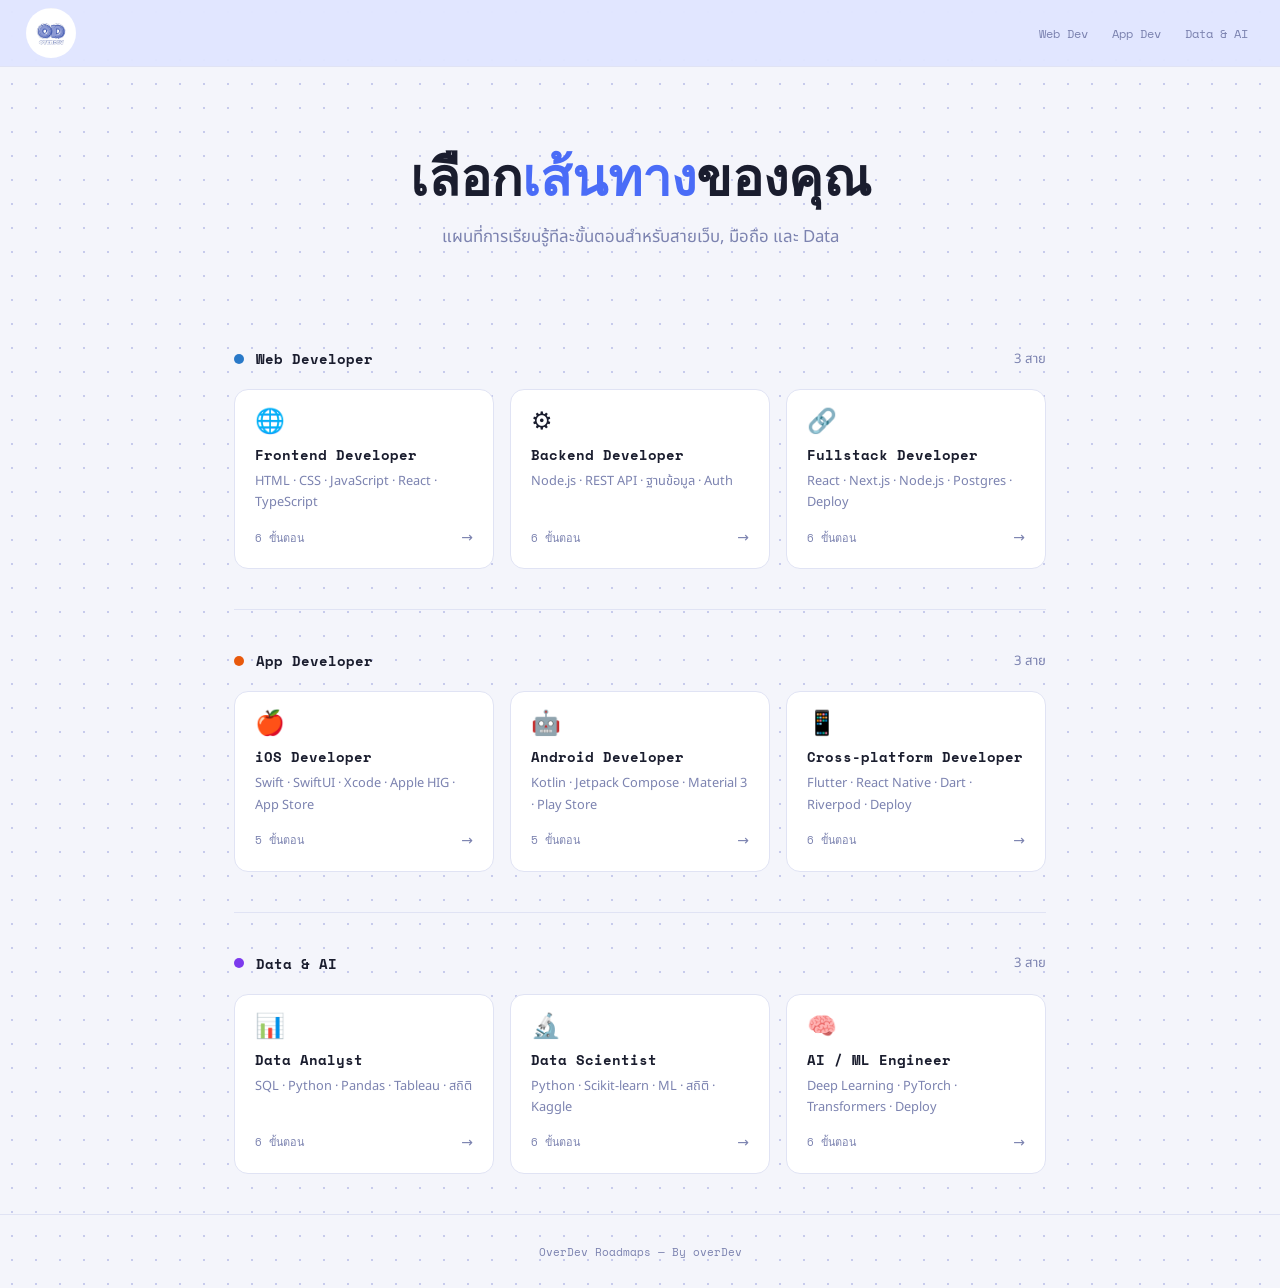
<file: index.html>
<!DOCTYPE html>
<html lang="th">

<head>
  <meta charset="UTF-8">
  <meta name="viewport" content="width=device-width, initial-scale=1.0">
  <title>OverDev Roadmaps — เลือกเส้นทางของคุณ</title>
  <link rel="preconnect" href="https://fonts.googleapis.com">
  <link rel="preconnect" href="https://fonts.gstatic.com" crossorigin>
  <link
    href="https://fonts.googleapis.com/css2?family=Noto+Sans+Thai:wght@400;500;600;700&family=Space+Mono:wght@400;700&display=swap"
    rel="stylesheet">
  <link rel="stylesheet" href="styles.css">
</head>

<body>

  <header class="site-header">
    <a href="index.html" class="brand">
      <img src="logo.jpg" alt="OverDev"
        style="width:50px;height:50px;object-fit:cover;border-radius:50%;display:block;border-color: blue;">
    </a>
    <nav class="header-nav">
      <a href="#web">Web Dev</a>
      <a href="#app">App Dev</a>
      <a href="#data">Data & AI</a>
    </nav>
  </header>

  <main>
    <div class="container">

      <section class="home-hero">
        <h1>เลือก<em>เส้นทาง</em>ของคุณ</h1>
        <p>แผนที่การเรียนรู้ทีละขั้นตอนสำหรับสายเว็บ, มือถือ และ Data</p>
      </section>

      <!-- ── พัฒนาเว็บ ── -->
      <section class="category-section" id="web">
        <div class="category-label">
          <span class="category-dot" style="background: var(--web);"></span>
          <span class="category-title">Web Developer</span>
          <span class="category-sub">3 สาย</span>
        </div>
        <div class="cards">

          <a href="frontend/" class="card card--web">
            <div class="card-icon">🌐</div>
            <div class="card-title">Frontend Developer</div>
            <div class="card-desc">HTML · CSS · JavaScript · React · TypeScript</div>
            <div class="card-footer">
              <span class="card-steps">6 ขั้นตอน</span>
              <span class="card-arrow">→</span>
            </div>
          </a>

          <a href="backend/" class="card card--web">
            <div class="card-icon">⚙️</div>
            <div class="card-title">Backend Developer</div>
            <div class="card-desc">Node.js · REST API · ฐานข้อมูล · Auth</div>
            <div class="card-footer">
              <span class="card-steps">6 ขั้นตอน</span>
              <span class="card-arrow">→</span>
            </div>
          </a>

          <a href="fullstack/" class="card card--web">
            <div class="card-icon">🔗</div>
            <div class="card-title">Fullstack Developer</div>
            <div class="card-desc">React · Next.js · Node.js · Postgres · Deploy</div>
            <div class="card-footer">
              <span class="card-steps">6 ขั้นตอน</span>
              <span class="card-arrow">→</span>
            </div>
          </a>

        </div>
      </section>

      <!-- ── พัฒนาแอป ── -->
      <section class="category-section" id="app">
        <div class="category-label">
          <span class="category-dot" style="background: var(--app);"></span>
          <span class="category-title">App Developer</span>
          <span class="category-sub">3 สาย</span>
        </div>
        <div class="cards">

          <a href="ios/" class="card card--app">
            <div class="card-icon">🍎</div>
            <div class="card-title">iOS Developer</div>
            <div class="card-desc">Swift · SwiftUI · Xcode · Apple HIG · App Store</div>
            <div class="card-footer">
              <span class="card-steps">5 ขั้นตอน</span>
              <span class="card-arrow">→</span>
            </div>
          </a>

          <a href="android/" class="card card--app">
            <div class="card-icon">🤖</div>
            <div class="card-title">Android Developer</div>
            <div class="card-desc">Kotlin · Jetpack Compose · Material 3 · Play Store</div>
            <div class="card-footer">
              <span class="card-steps">5 ขั้นตอน</span>
              <span class="card-arrow">→</span>
            </div>
          </a>

          <a href="cross-platform/" class="card card--app">
            <div class="card-icon">📱</div>
            <div class="card-title">Cross-platform Developer</div>
            <div class="card-desc">Flutter · React Native · Dart · Riverpod · Deploy</div>
            <div class="card-footer">
              <span class="card-steps">6 ขั้นตอน</span>
              <span class="card-arrow">→</span>
            </div>
          </a>

        </div>
      </section>

      <!-- ── ดาต้า & AI ── -->
      <section class="category-section" id="data">
        <div class="category-label">
          <span class="category-dot" style="background: var(--data);"></span>
          <span class="category-title">Data &amp; AI</span>
          <span class="category-sub">3 สาย</span>
        </div>
        <div class="cards">

          <a href="data-analyst/" class="card card--data">
            <div class="card-icon">📊</div>
            <div class="card-title">Data Analyst</div>
            <div class="card-desc">SQL · Python · Pandas · Tableau · สถิติ</div>
            <div class="card-footer">
              <span class="card-steps">6 ขั้นตอน</span>
              <span class="card-arrow">→</span>
            </div>
          </a>

          <a href="data-science/" class="card card--data">
            <div class="card-icon">🔬</div>
            <div class="card-title">Data Scientist</div>
            <div class="card-desc">Python · Scikit-learn · ML · สถิติ · Kaggle</div>
            <div class="card-footer">
              <span class="card-steps">6 ขั้นตอน</span>
              <span class="card-arrow">→</span>
            </div>
          </a>

          <a href="ai-ml/" class="card card--data">
            <div class="card-icon">🧠</div>
            <div class="card-title">AI / ML Engineer</div>
            <div class="card-desc">Deep Learning · PyTorch · Transformers · Deploy</div>
            <div class="card-footer">
              <span class="card-steps">6 ขั้นตอน</span>
              <span class="card-arrow">→</span>
            </div>
          </a>

        </div>
      </section>

    </div>
  </main>

  <footer class="site-footer">
    <div class="container">
      <p>OverDev Roadmaps — By overDev</p>
    </div>
  </footer>

</body>

</html>
</file>
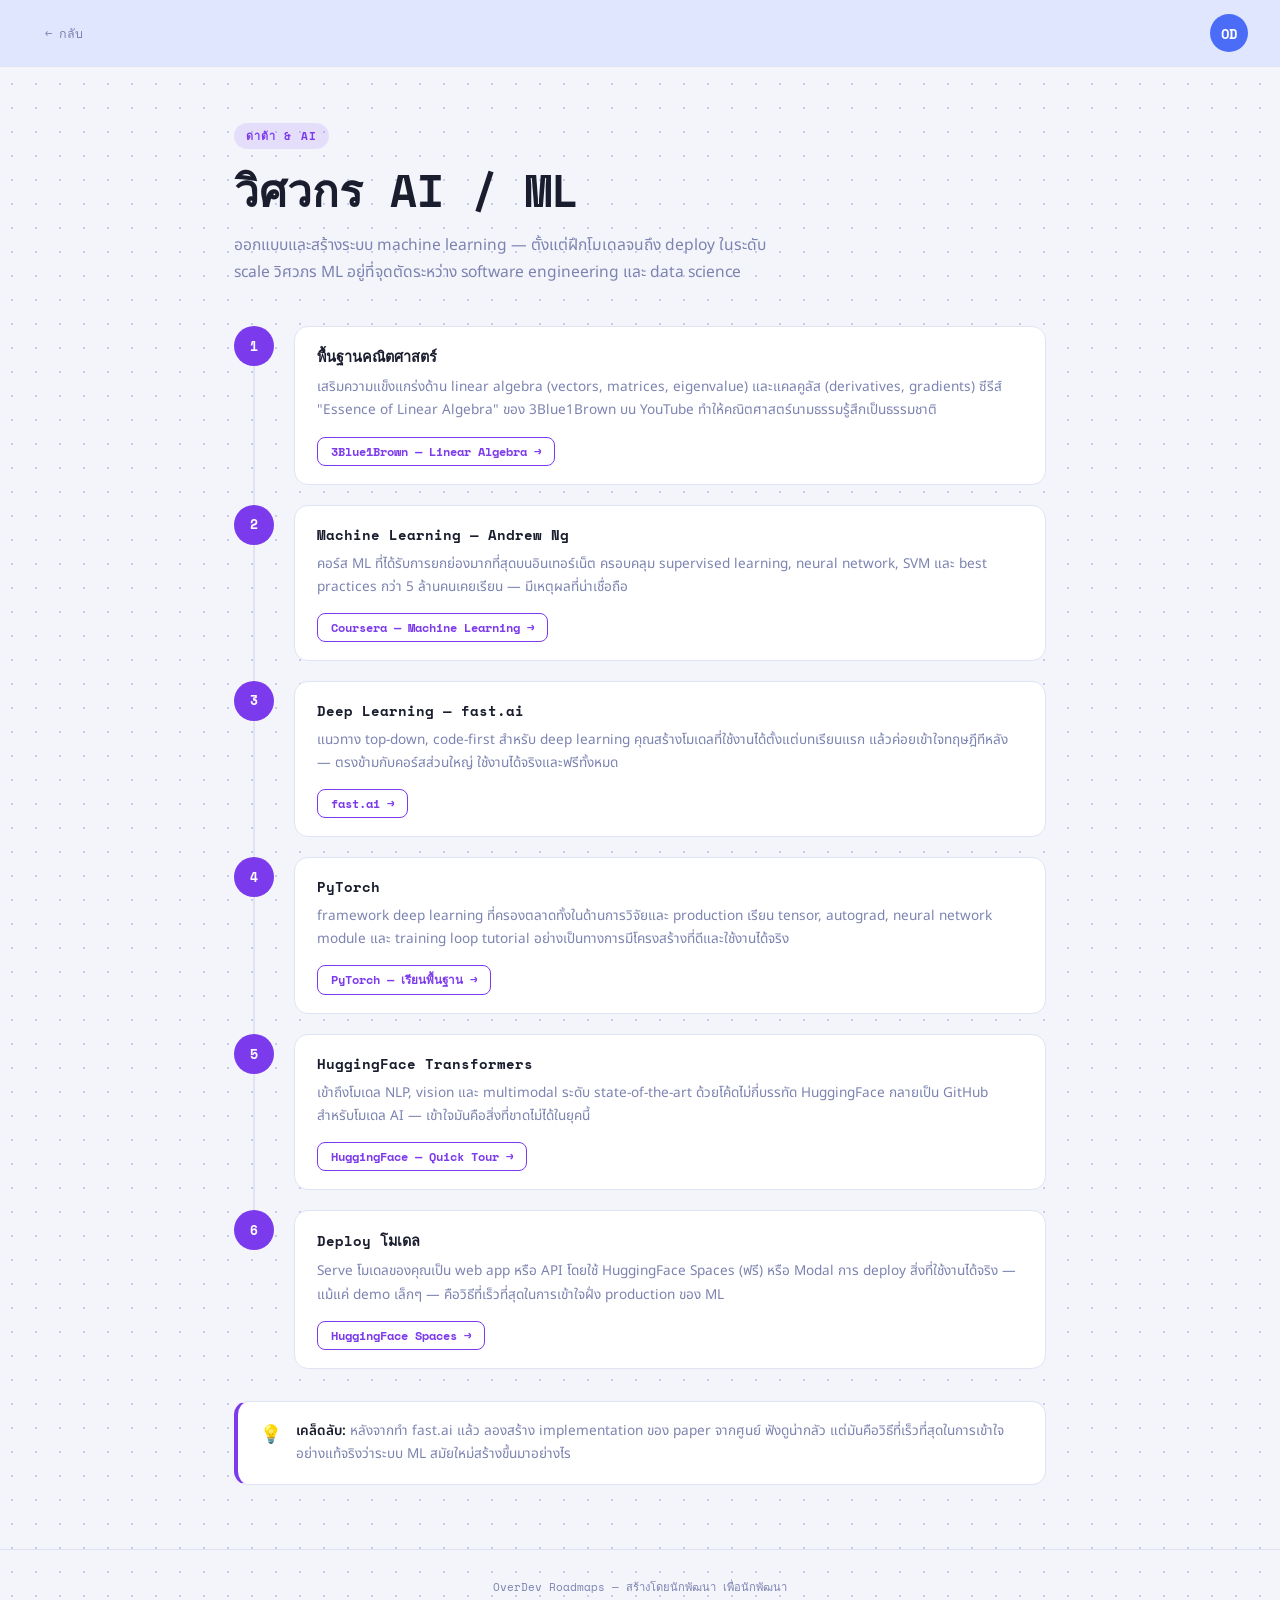
<file: ai-ml/index.html>
<!DOCTYPE html>
<html lang="th">
<head>
  <meta charset="UTF-8">
  <meta name="viewport" content="width=device-width, initial-scale=1.0">
  <title>แผนที่วิศวกร AI / ML — OverDev</title>
  <link rel="preconnect" href="https://fonts.googleapis.com">
  <link rel="preconnect" href="https://fonts.gstatic.com" crossorigin>
  <link href="https://fonts.googleapis.com/css2?family=Noto+Sans+Thai:wght@400;500;600;700&family=Space+Mono:wght@400;700&display=swap" rel="stylesheet">
  <link rel="stylesheet" href="../styles.css">
  <style>:root { --page-color: #7c3aed; }</style>
</head>
<body>

  <header class="site-header">
    <a href="../index.html" class="back-btn">← กลับ</a>
    <a href="../index.html" class="brand">OD</a>
  </header>

  <main>
    <div class="container">

      <section class="roadmap-hero">
        <span class="tag tag--data">ดาต้า &amp; AI</span>
        <h1>วิศวกร AI / ML</h1>
        <p>ออกแบบและสร้างระบบ machine learning — ตั้งแต่ฝึกโมเดลจนถึง deploy ในระดับ scale วิศวกร ML อยู่ที่จุดตัดระหว่าง software engineering และ data science</p>
      </section>

      <section class="steps">

        <div class="step">
          <div class="step-num">1</div>
          <div class="step-body">
            <h2>พื้นฐานคณิตศาสตร์</h2>
            <p>เสริมความแข็งแกร่งด้าน linear algebra (vectors, matrices, eigenvalue) และแคลคูลัส (derivatives, gradients) ซีรีส์ "Essence of Linear Algebra" ของ 3Blue1Brown บน YouTube ทำให้คณิตศาสตร์นามธรรมรู้สึกเป็นธรรมชาติ</p>
            <a href="https://www.youtube.com/playlist?list=PLZHQObOWTQDPD3MizzM2xVFitgF8hE_ab" class="step-link" target="_blank" rel="noopener">3Blue1Brown — Linear Algebra →</a>
          </div>
        </div>

        <div class="step">
          <div class="step-num">2</div>
          <div class="step-body">
            <h2>Machine Learning — Andrew Ng</h2>
            <p>คอร์ส ML ที่ได้รับการยกย่องมากที่สุดบนอินเทอร์เน็ต ครอบคลุม supervised learning, neural network, SVM และ best practices กว่า 5 ล้านคนเคยเรียน — มีเหตุผลที่น่าเชื่อถือ</p>
            <a href="https://www.coursera.org/learn/machine-learning" class="step-link" target="_blank" rel="noopener">Coursera — Machine Learning →</a>
          </div>
        </div>

        <div class="step">
          <div class="step-num">3</div>
          <div class="step-body">
            <h2>Deep Learning — fast.ai</h2>
            <p>แนวทาง top-down, code-first สำหรับ deep learning คุณสร้างโมเดลที่ใช้งานได้ตั้งแต่บทเรียนแรก แล้วค่อยเข้าใจทฤษฎีทีหลัง — ตรงข้ามกับคอร์สส่วนใหญ่ ใช้งานได้จริงและฟรีทั้งหมด</p>
            <a href="https://www.fast.ai" class="step-link" target="_blank" rel="noopener">fast.ai →</a>
          </div>
        </div>

        <div class="step">
          <div class="step-num">4</div>
          <div class="step-body">
            <h2>PyTorch</h2>
            <p>framework deep learning ที่ครองตลาดทั้งในด้านการวิจัยและ production เรียน tensor, autograd, neural network module และ training loop tutorial อย่างเป็นทางการมีโครงสร้างที่ดีและใช้งานได้จริง</p>
            <a href="https://pytorch.org/tutorials/beginner/basics/intro.html" class="step-link" target="_blank" rel="noopener">PyTorch — เรียนพื้นฐาน →</a>
          </div>
        </div>

        <div class="step">
          <div class="step-num">5</div>
          <div class="step-body">
            <h2>HuggingFace Transformers</h2>
            <p>เข้าถึงโมเดล NLP, vision และ multimodal ระดับ state-of-the-art ด้วยโค้ดไม่กี่บรรทัด HuggingFace กลายเป็น GitHub สำหรับโมเดล AI — เข้าใจมันคือสิ่งที่ขาดไม่ได้ในยุคนี้</p>
            <a href="https://huggingface.co/docs/transformers/quicktour" class="step-link" target="_blank" rel="noopener">HuggingFace — Quick Tour →</a>
          </div>
        </div>

        <div class="step">
          <div class="step-num">6</div>
          <div class="step-body">
            <h2>Deploy โมเดล</h2>
            <p>Serve โมเดลของคุณเป็น web app หรือ API โดยใช้ HuggingFace Spaces (ฟรี) หรือ Modal การ deploy สิ่งที่ใช้งานได้จริง — แม้แค่ demo เล็กๆ — คือวิธีที่เร็วที่สุดในการเข้าใจฝั่ง production ของ ML</p>
            <a href="https://huggingface.co/spaces" class="step-link" target="_blank" rel="noopener">HuggingFace Spaces →</a>
          </div>
        </div>

      </section>

      <div class="tip-box">
        <span class="tip-icon">💡</span>
        <p><strong>เคล็ดลับ:</strong> หลังจากทำ fast.ai แล้ว ลองสร้าง implementation ของ paper จากศูนย์ ฟังดูน่ากลัว แต่มันคือวิธีที่เร็วที่สุดในการเข้าใจอย่างแท้จริงว่าระบบ ML สมัยใหม่สร้างขึ้นมาอย่างไร</p>
      </div>

    </div>
  </main>

  <footer class="site-footer">
    <div class="container">
      <p>OverDev Roadmaps — สร้างโดยนักพัฒนา เพื่อนักพัฒนา</p>
    </div>
  </footer>

</body>
</html>
</file>
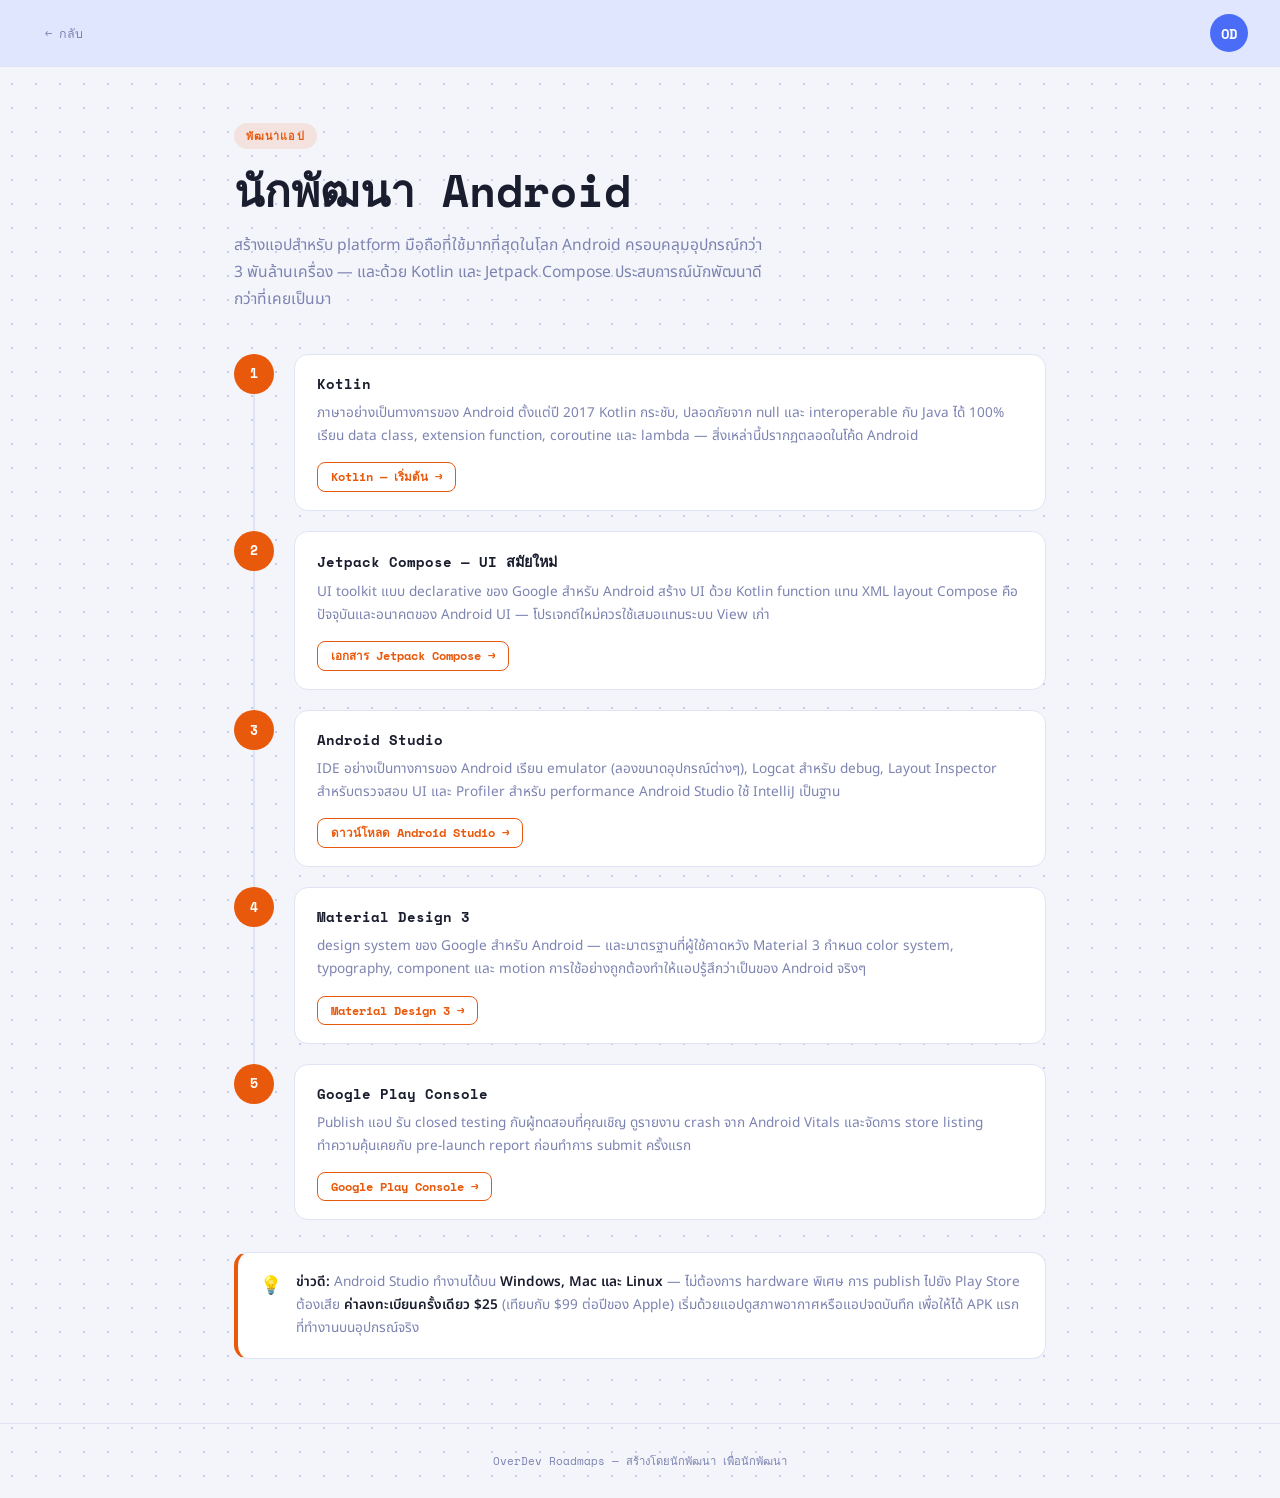
<file: android/index.html>
<!DOCTYPE html>
<html lang="th">
<head>
  <meta charset="UTF-8">
  <meta name="viewport" content="width=device-width, initial-scale=1.0">
  <title>แผนที่นักพัฒนา Android — OverDev</title>
  <link rel="preconnect" href="https://fonts.googleapis.com">
  <link rel="preconnect" href="https://fonts.gstatic.com" crossorigin>
  <link href="https://fonts.googleapis.com/css2?family=Noto+Sans+Thai:wght@400;500;600;700&family=Space+Mono:wght@400;700&display=swap" rel="stylesheet">
  <link rel="stylesheet" href="../styles.css">
  <style>:root { --page-color: #e8590c; }</style>
</head>
<body>

  <header class="site-header">
    <a href="../index.html" class="back-btn">← กลับ</a>
    <a href="../index.html" class="brand">OD</a>
  </header>

  <main>
    <div class="container">

      <section class="roadmap-hero">
        <span class="tag tag--app">พัฒนาแอป</span>
        <h1>นักพัฒนา Android</h1>
        <p>สร้างแอปสำหรับ platform มือถือที่ใช้มากที่สุดในโลก Android ครอบคลุมอุปกรณ์กว่า 3 พันล้านเครื่อง — และด้วย Kotlin และ Jetpack Compose ประสบการณ์นักพัฒนาดีกว่าที่เคยเป็นมา</p>
      </section>

      <section class="steps">

        <div class="step">
          <div class="step-num">1</div>
          <div class="step-body">
            <h2>Kotlin</h2>
            <p>ภาษาอย่างเป็นทางการของ Android ตั้งแต่ปี 2017 Kotlin กระชับ, ปลอดภัยจาก null และ interoperable กับ Java ได้ 100% เรียน data class, extension function, coroutine และ lambda — สิ่งเหล่านี้ปรากฏตลอดในโค้ด Android</p>
            <a href="https://kotlinlang.org/docs/getting-started.html" class="step-link" target="_blank" rel="noopener">Kotlin — เริ่มต้น →</a>
          </div>
        </div>

        <div class="step">
          <div class="step-num">2</div>
          <div class="step-body">
            <h2>Jetpack Compose — UI สมัยใหม่</h2>
            <p>UI toolkit แบบ declarative ของ Google สำหรับ Android สร้าง UI ด้วย Kotlin function แทน XML layout Compose คือปัจจุบันและอนาคตของ Android UI — โปรเจกต์ใหม่ควรใช้เสมอแทนระบบ View เก่า</p>
            <a href="https://developer.android.com/develop/ui/compose/documentation" class="step-link" target="_blank" rel="noopener">เอกสาร Jetpack Compose →</a>
          </div>
        </div>

        <div class="step">
          <div class="step-num">3</div>
          <div class="step-body">
            <h2>Android Studio</h2>
            <p>IDE อย่างเป็นทางการของ Android เรียน emulator (ลองขนาดอุปกรณ์ต่างๆ), Logcat สำหรับ debug, Layout Inspector สำหรับตรวจสอบ UI และ Profiler สำหรับ performance Android Studio ใช้ IntelliJ เป็นฐาน</p>
            <a href="https://developer.android.com/studio" class="step-link" target="_blank" rel="noopener">ดาวน์โหลด Android Studio →</a>
          </div>
        </div>

        <div class="step">
          <div class="step-num">4</div>
          <div class="step-body">
            <h2>Material Design 3</h2>
            <p>design system ของ Google สำหรับ Android — และมาตรฐานที่ผู้ใช้คาดหวัง Material 3 กำหนด color system, typography, component และ motion การใช้อย่างถูกต้องทำให้แอปรู้สึกว่าเป็นของ Android จริงๆ</p>
            <a href="https://m3.material.io" class="step-link" target="_blank" rel="noopener">Material Design 3 →</a>
          </div>
        </div>

        <div class="step">
          <div class="step-num">5</div>
          <div class="step-body">
            <h2>Google Play Console</h2>
            <p>Publish แอป รัน closed testing กับผู้ทดสอบที่คุณเชิญ ดูรายงาน crash จาก Android Vitals และจัดการ store listing ทำความคุ้นเคยกับ pre-launch report ก่อนทำการ submit ครั้งแรก</p>
            <a href="https://play.google.com/console/about/" class="step-link" target="_blank" rel="noopener">Google Play Console →</a>
          </div>
        </div>

      </section>

      <div class="tip-box">
        <span class="tip-icon">💡</span>
        <p><strong>ข่าวดี:</strong> Android Studio ทำงานได้บน <strong>Windows, Mac และ Linux</strong> — ไม่ต้องการ hardware พิเศษ การ publish ไปยัง Play Store ต้องเสีย <strong>ค่าลงทะเบียนครั้งเดียว $25</strong> (เทียบกับ $99 ต่อปีของ Apple) เริ่มด้วยแอปดูสภาพอากาศหรือแอปจดบันทึก เพื่อให้ได้ APK แรกที่ทำงานบนอุปกรณ์จริง</p>
      </div>

    </div>
  </main>

  <footer class="site-footer">
    <div class="container">
      <p>OverDev Roadmaps — สร้างโดยนักพัฒนา เพื่อนักพัฒนา</p>
    </div>
  </footer>

</body>
</html>
</file>
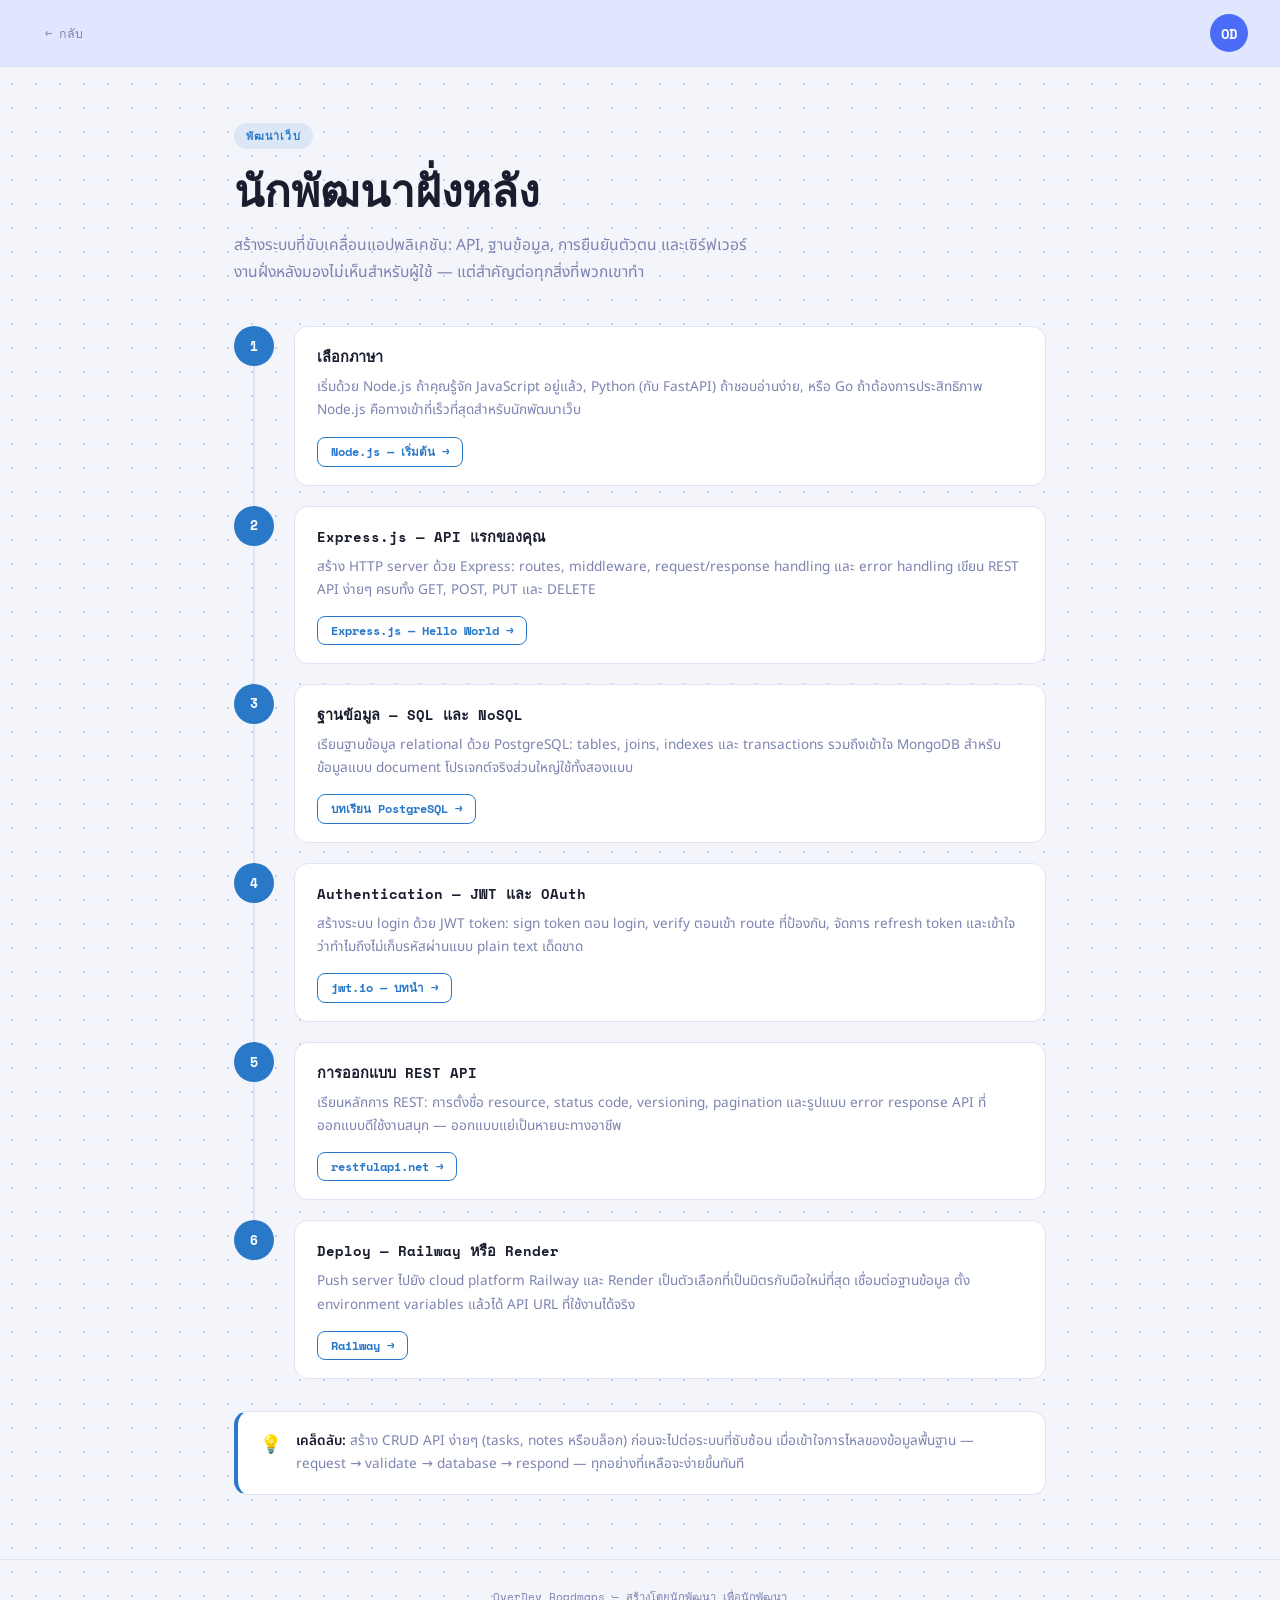
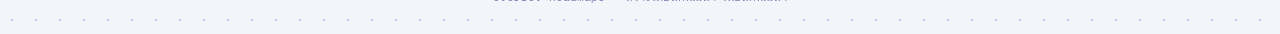
<file: backend/index.html>
<!DOCTYPE html>
<html lang="th">
<head>
  <meta charset="UTF-8">
  <meta name="viewport" content="width=device-width, initial-scale=1.0">
  <title>แผนที่นักพัฒนาฝั่งหลัง — OverDev</title>
  <link rel="preconnect" href="https://fonts.googleapis.com">
  <link rel="preconnect" href="https://fonts.gstatic.com" crossorigin>
  <link href="https://fonts.googleapis.com/css2?family=Noto+Sans+Thai:wght@400;500;600;700&family=Space+Mono:wght@400;700&display=swap" rel="stylesheet">
  <link rel="stylesheet" href="../styles.css">
  <style>:root { --page-color: #2979c8; }</style>
</head>
<body>

  <header class="site-header">
    <a href="../index.html" class="back-btn">← กลับ</a>
    <a href="../index.html" class="brand">OD</a>
  </header>

  <main>
    <div class="container">

      <section class="roadmap-hero">
        <span class="tag tag--web">พัฒนาเว็บ</span>
        <h1>นักพัฒนาฝั่งหลัง</h1>
        <p>สร้างระบบที่ขับเคลื่อนแอปพลิเคชัน: API, ฐานข้อมูล, การยืนยันตัวตน และเซิร์ฟเวอร์ งานฝั่งหลังมองไม่เห็นสำหรับผู้ใช้ — แต่สำคัญต่อทุกสิ่งที่พวกเขาทำ</p>
      </section>

      <section class="steps">

        <div class="step">
          <div class="step-num">1</div>
          <div class="step-body">
            <h2>เลือกภาษา</h2>
            <p>เริ่มด้วย Node.js ถ้าคุณรู้จัก JavaScript อยู่แล้ว, Python (กับ FastAPI) ถ้าชอบอ่านง่าย, หรือ Go ถ้าต้องการประสิทธิภาพ Node.js คือทางเข้าที่เร็วที่สุดสำหรับนักพัฒนาเว็บ</p>
            <a href="https://nodejs.org/en/learn/getting-started/introduction-to-nodejs" class="step-link" target="_blank" rel="noopener">Node.js — เริ่มต้น →</a>
          </div>
        </div>

        <div class="step">
          <div class="step-num">2</div>
          <div class="step-body">
            <h2>Express.js — API แรกของคุณ</h2>
            <p>สร้าง HTTP server ด้วย Express: routes, middleware, request/response handling และ error handling เขียน REST API ง่ายๆ ครบทั้ง GET, POST, PUT และ DELETE</p>
            <a href="https://expressjs.com/en/starter/hello-world.html" class="step-link" target="_blank" rel="noopener">Express.js — Hello World →</a>
          </div>
        </div>

        <div class="step">
          <div class="step-num">3</div>
          <div class="step-body">
            <h2>ฐานข้อมูล — SQL และ NoSQL</h2>
            <p>เรียนฐานข้อมูล relational ด้วย PostgreSQL: tables, joins, indexes และ transactions รวมถึงเข้าใจ MongoDB สำหรับข้อมูลแบบ document โปรเจกต์จริงส่วนใหญ่ใช้ทั้งสองแบบ</p>
            <a href="https://www.postgresql.org/docs/current/tutorial.html" class="step-link" target="_blank" rel="noopener">บทเรียน PostgreSQL →</a>
          </div>
        </div>

        <div class="step">
          <div class="step-num">4</div>
          <div class="step-body">
            <h2>Authentication — JWT และ OAuth</h2>
            <p>สร้างระบบ login ด้วย JWT token: sign token ตอน login, verify ตอนเข้า route ที่ป้องกัน, จัดการ refresh token และเข้าใจว่าทำไมถึงไม่เก็บรหัสผ่านแบบ plain text เด็ดขาด</p>
            <a href="https://jwt.io/introduction" class="step-link" target="_blank" rel="noopener">jwt.io — บทนำ →</a>
          </div>
        </div>

        <div class="step">
          <div class="step-num">5</div>
          <div class="step-body">
            <h2>การออกแบบ REST API</h2>
            <p>เรียนหลักการ REST: การตั้งชื่อ resource, status code, versioning, pagination และรูปแบบ error response API ที่ออกแบบดีใช้งานสนุก — ออกแบบแย่เป็นหายนะทางอาชีพ</p>
            <a href="https://restfulapi.net" class="step-link" target="_blank" rel="noopener">restfulapi.net →</a>
          </div>
        </div>

        <div class="step">
          <div class="step-num">6</div>
          <div class="step-body">
            <h2>Deploy — Railway หรือ Render</h2>
            <p>Push server ไปยัง cloud platform Railway และ Render เป็นตัวเลือกที่เป็นมิตรกับมือใหม่ที่สุด เชื่อมต่อฐานข้อมูล ตั้ง environment variables แล้วได้ API URL ที่ใช้งานได้จริง</p>
            <a href="https://railway.app" class="step-link" target="_blank" rel="noopener">Railway →</a>
          </div>
        </div>

      </section>

      <div class="tip-box">
        <span class="tip-icon">💡</span>
        <p><strong>เคล็ดลับ:</strong> สร้าง CRUD API ง่ายๆ (tasks, notes หรือบล็อก) ก่อนจะไปต่อระบบที่ซับซ้อน เมื่อเข้าใจการไหลของข้อมูลพื้นฐาน — request → validate → database → respond — ทุกอย่างที่เหลือจะง่ายขึ้นทันที</p>
      </div>

    </div>
  </main>

  <footer class="site-footer">
    <div class="container">
      <p>OverDev Roadmaps — สร้างโดยนักพัฒนา เพื่อนักพัฒนา</p>
    </div>
  </footer>

</body>
</html>
</file>
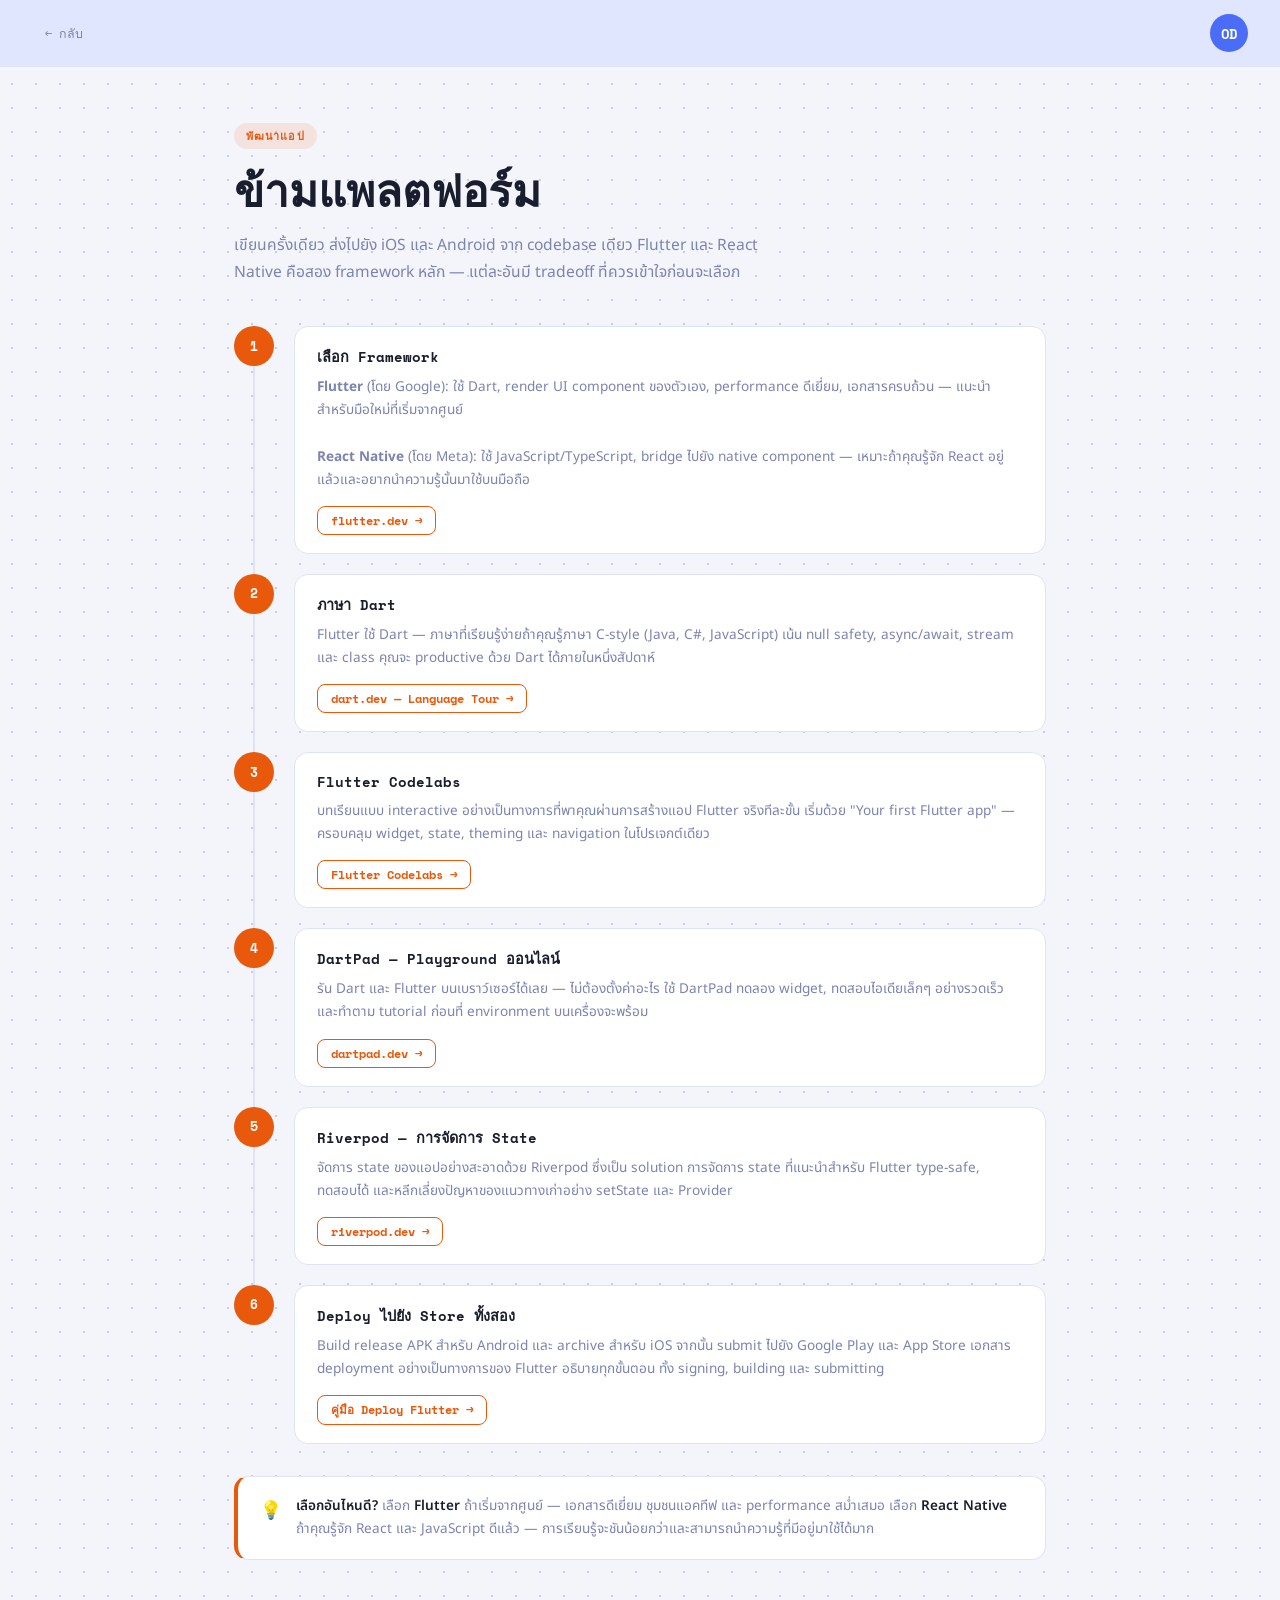
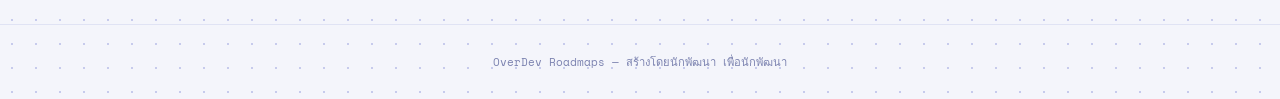
<file: cross-platform/index.html>
<!DOCTYPE html>
<html lang="th">
<head>
  <meta charset="UTF-8">
  <meta name="viewport" content="width=device-width, initial-scale=1.0">
  <title>แผนที่นักพัฒนาข้ามแพลตฟอร์ม — OverDev</title>
  <link rel="preconnect" href="https://fonts.googleapis.com">
  <link rel="preconnect" href="https://fonts.gstatic.com" crossorigin>
  <link href="https://fonts.googleapis.com/css2?family=Noto+Sans+Thai:wght@400;500;600;700&family=Space+Mono:wght@400;700&display=swap" rel="stylesheet">
  <link rel="stylesheet" href="../styles.css">
  <style>:root { --page-color: #e8590c; }</style>
</head>
<body>

  <header class="site-header">
    <a href="../index.html" class="back-btn">← กลับ</a>
    <a href="../index.html" class="brand">OD</a>
  </header>

  <main>
    <div class="container">

      <section class="roadmap-hero">
        <span class="tag tag--app">พัฒนาแอป</span>
        <h1>ข้ามแพลตฟอร์ม</h1>
        <p>เขียนครั้งเดียว ส่งไปยัง iOS และ Android จาก codebase เดียว Flutter และ React Native คือสอง framework หลัก — แต่ละอันมี tradeoff ที่ควรเข้าใจก่อนจะเลือก</p>
      </section>

      <section class="steps">

        <div class="step">
          <div class="step-num">1</div>
          <div class="step-body">
            <h2>เลือก Framework</h2>
            <p>
              <strong>Flutter</strong> (โดย Google): ใช้ Dart, render UI component ของตัวเอง, performance ดีเยี่ยม, เอกสารครบถ้วน — แนะนำสำหรับมือใหม่ที่เริ่มจากศูนย์<br><br>
              <strong>React Native</strong> (โดย Meta): ใช้ JavaScript/TypeScript, bridge ไปยัง native component — เหมาะถ้าคุณรู้จัก React อยู่แล้วและอยากนำความรู้นั้นมาใช้บนมือถือ
            </p>
            <a href="https://flutter.dev" class="step-link" target="_blank" rel="noopener">flutter.dev →</a>
          </div>
        </div>

        <div class="step">
          <div class="step-num">2</div>
          <div class="step-body">
            <h2>ภาษา Dart</h2>
            <p>Flutter ใช้ Dart — ภาษาที่เรียนรู้ง่ายถ้าคุณรู้ภาษา C-style (Java, C#, JavaScript) เน้น null safety, async/await, stream และ class คุณจะ productive ด้วย Dart ได้ภายในหนึ่งสัปดาห์</p>
            <a href="https://dart.dev/guides" class="step-link" target="_blank" rel="noopener">dart.dev — Language Tour →</a>
          </div>
        </div>

        <div class="step">
          <div class="step-num">3</div>
          <div class="step-body">
            <h2>Flutter Codelabs</h2>
            <p>บทเรียนแบบ interactive อย่างเป็นทางการที่พาคุณผ่านการสร้างแอป Flutter จริงทีละขั้น เริ่มด้วย "Your first Flutter app" — ครอบคลุม widget, state, theming และ navigation ในโปรเจกต์เดียว</p>
            <a href="https://codelabs.developers.google.com/?cat=Flutter" class="step-link" target="_blank" rel="noopener">Flutter Codelabs →</a>
          </div>
        </div>

        <div class="step">
          <div class="step-num">4</div>
          <div class="step-body">
            <h2>DartPad — Playground ออนไลน์</h2>
            <p>รัน Dart และ Flutter บนเบราว์เซอร์ได้เลย — ไม่ต้องตั้งค่าอะไร ใช้ DartPad ทดลอง widget, ทดสอบไอเดียเล็กๆ อย่างรวดเร็ว และทำตาม tutorial ก่อนที่ environment บนเครื่องจะพร้อม</p>
            <a href="https://dartpad.dev" class="step-link" target="_blank" rel="noopener">dartpad.dev →</a>
          </div>
        </div>

        <div class="step">
          <div class="step-num">5</div>
          <div class="step-body">
            <h2>Riverpod — การจัดการ State</h2>
            <p>จัดการ state ของแอปอย่างสะอาดด้วย Riverpod ซึ่งเป็น solution การจัดการ state ที่แนะนำสำหรับ Flutter type-safe, ทดสอบได้ และหลีกเลี่ยงปัญหาของแนวทางเก่าอย่าง setState และ Provider</p>
            <a href="https://riverpod.dev" class="step-link" target="_blank" rel="noopener">riverpod.dev →</a>
          </div>
        </div>

        <div class="step">
          <div class="step-num">6</div>
          <div class="step-body">
            <h2>Deploy ไปยัง Store ทั้งสอง</h2>
            <p>Build release APK สำหรับ Android และ archive สำหรับ iOS จากนั้น submit ไปยัง Google Play และ App Store เอกสาร deployment อย่างเป็นทางการของ Flutter อธิบายทุกขั้นตอน ทั้ง signing, building และ submitting</p>
            <a href="https://docs.flutter.dev/deployment/android" class="step-link" target="_blank" rel="noopener">คู่มือ Deploy Flutter →</a>
          </div>
        </div>

      </section>

      <div class="tip-box">
        <span class="tip-icon">💡</span>
        <p><strong>เลือกอันไหนดี?</strong> เลือก <strong>Flutter</strong> ถ้าเริ่มจากศูนย์ — เอกสารดีเยี่ยม ชุมชนแอคทีฟ และ performance สม่ำเสมอ เลือก <strong>React Native</strong> ถ้าคุณรู้จัก React และ JavaScript ดีแล้ว — การเรียนรู้จะชันน้อยกว่าและสามารถนำความรู้ที่มีอยู่มาใช้ได้มาก</p>
      </div>

    </div>
  </main>

  <footer class="site-footer">
    <div class="container">
      <p>OverDev Roadmaps — สร้างโดยนักพัฒนา เพื่อนักพัฒนา</p>
    </div>
  </footer>

</body>
</html>
</file>
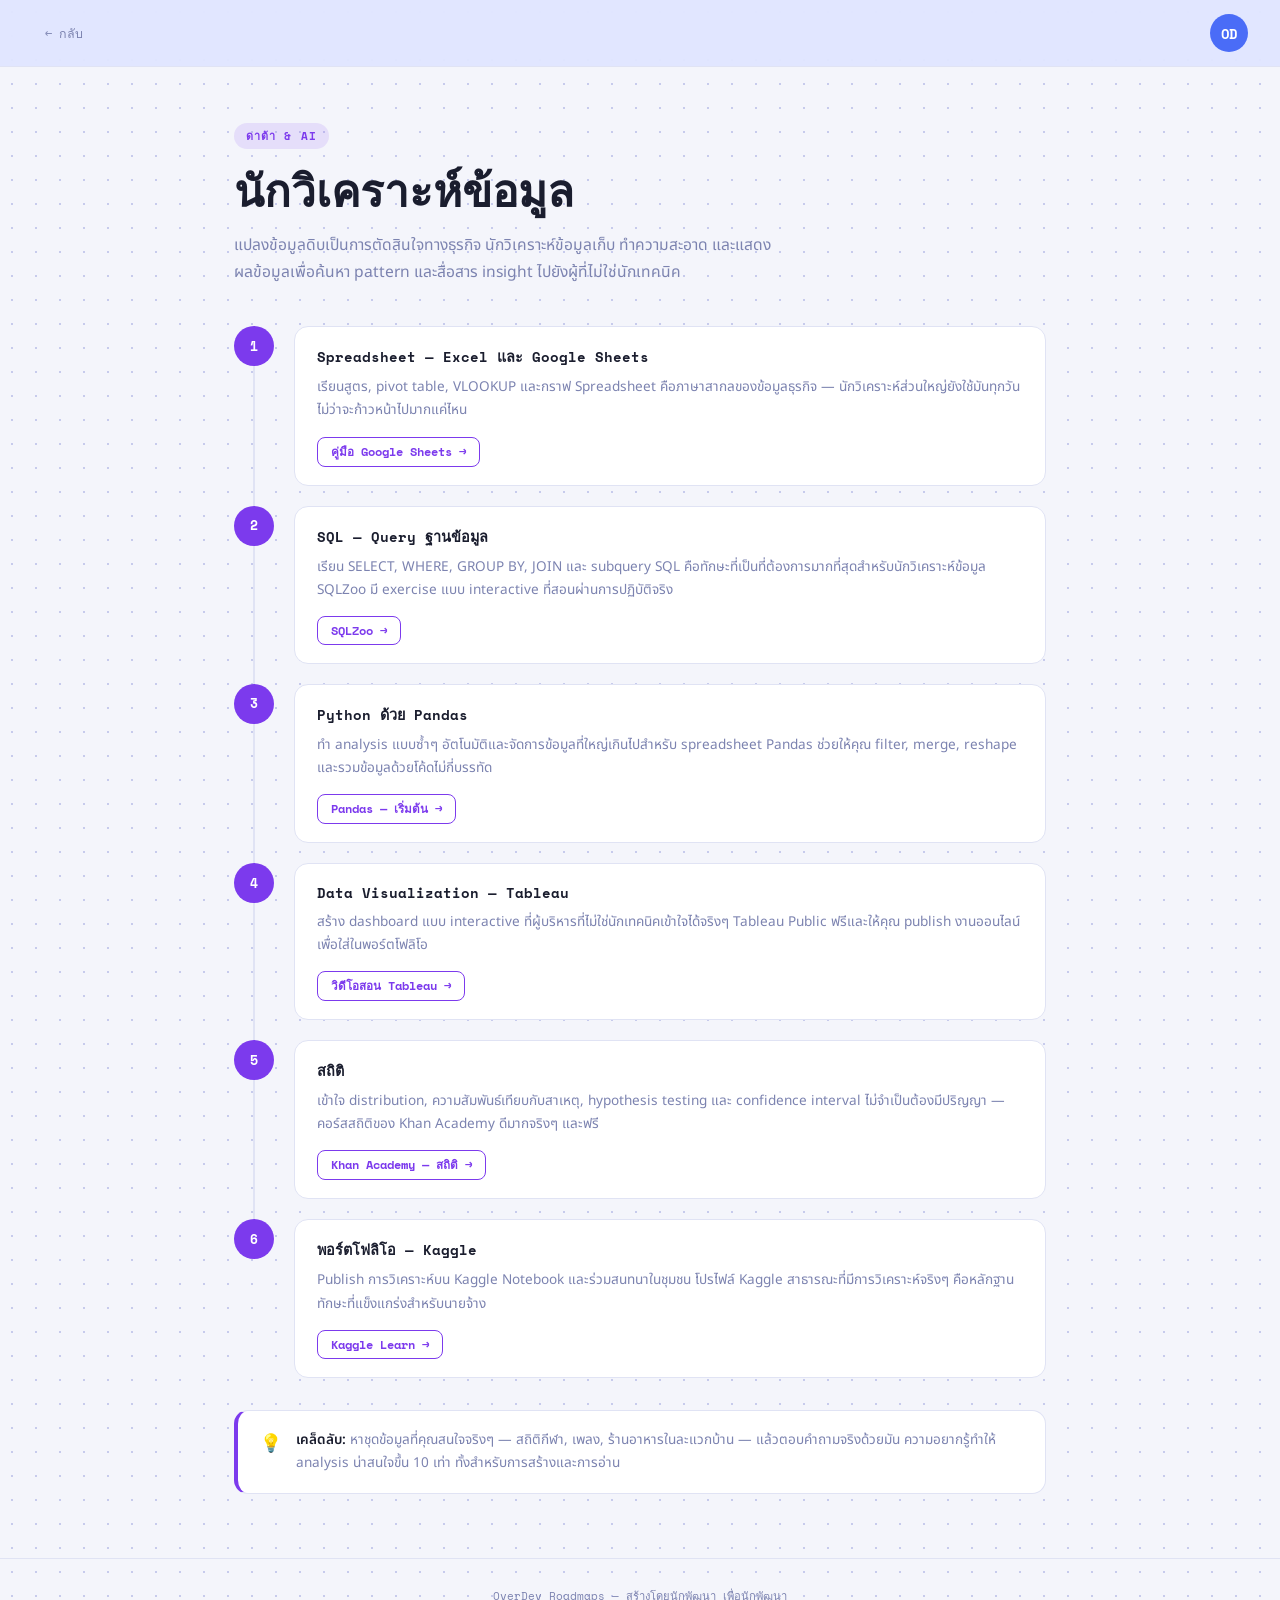
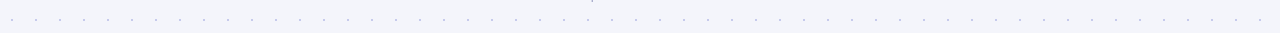
<file: data-analyst/index.html>
<!DOCTYPE html>
<html lang="th">
<head>
  <meta charset="UTF-8">
  <meta name="viewport" content="width=device-width, initial-scale=1.0">
  <title>แผนที่นักวิเคราะห์ข้อมูล — OverDev</title>
  <link rel="preconnect" href="https://fonts.googleapis.com">
  <link rel="preconnect" href="https://fonts.gstatic.com" crossorigin>
  <link href="https://fonts.googleapis.com/css2?family=Noto+Sans+Thai:wght@400;500;600;700&family=Space+Mono:wght@400;700&display=swap" rel="stylesheet">
  <link rel="stylesheet" href="../styles.css">
  <style>:root { --page-color: #7c3aed; }</style>
</head>
<body>

  <header class="site-header">
    <a href="../index.html" class="back-btn">← กลับ</a>
    <a href="../index.html" class="brand">OD</a>
  </header>

  <main>
    <div class="container">

      <section class="roadmap-hero">
        <span class="tag tag--data">ดาต้า &amp; AI</span>
        <h1>นักวิเคราะห์ข้อมูล</h1>
        <p>แปลงข้อมูลดิบเป็นการตัดสินใจทางธุรกิจ นักวิเคราะห์ข้อมูลเก็บ ทำความสะอาด และแสดงผลข้อมูลเพื่อค้นหา pattern และสื่อสาร insight ไปยังผู้ที่ไม่ใช่นักเทคนิค</p>
      </section>

      <section class="steps">

        <div class="step">
          <div class="step-num">1</div>
          <div class="step-body">
            <h2>Spreadsheet — Excel และ Google Sheets</h2>
            <p>เรียนสูตร, pivot table, VLOOKUP และกราฟ Spreadsheet คือภาษาสากลของข้อมูลธุรกิจ — นักวิเคราะห์ส่วนใหญ่ยังใช้มันทุกวัน ไม่ว่าจะก้าวหน้าไปมากแค่ไหน</p>
            <a href="https://support.google.com/docs/answer/9330961" class="step-link" target="_blank" rel="noopener">คู่มือ Google Sheets →</a>
          </div>
        </div>

        <div class="step">
          <div class="step-num">2</div>
          <div class="step-body">
            <h2>SQL — Query ฐานข้อมูล</h2>
            <p>เรียน SELECT, WHERE, GROUP BY, JOIN และ subquery SQL คือทักษะที่เป็นที่ต้องการมากที่สุดสำหรับนักวิเคราะห์ข้อมูล SQLZoo มี exercise แบบ interactive ที่สอนผ่านการปฏิบัติจริง</p>
            <a href="https://sqlzoo.net" class="step-link" target="_blank" rel="noopener">SQLZoo →</a>
          </div>
        </div>

        <div class="step">
          <div class="step-num">3</div>
          <div class="step-body">
            <h2>Python ด้วย Pandas</h2>
            <p>ทำ analysis แบบซ้ำๆ อัตโนมัติและจัดการข้อมูลที่ใหญ่เกินไปสำหรับ spreadsheet Pandas ช่วยให้คุณ filter, merge, reshape และรวมข้อมูลด้วยโค้ดไม่กี่บรรทัด</p>
            <a href="https://pandas.pydata.org/docs/getting_started/intro_tutorials/" class="step-link" target="_blank" rel="noopener">Pandas — เริ่มต้น →</a>
          </div>
        </div>

        <div class="step">
          <div class="step-num">4</div>
          <div class="step-body">
            <h2>Data Visualization — Tableau</h2>
            <p>สร้าง dashboard แบบ interactive ที่ผู้บริหารที่ไม่ใช่นักเทคนิคเข้าใจได้จริงๆ Tableau Public ฟรีและให้คุณ publish งานออนไลน์เพื่อใส่ในพอร์ตโฟลิโอ</p>
            <a href="https://public.tableau.com/app/learn/how-to-videos" class="step-link" target="_blank" rel="noopener">วิดีโอสอน Tableau →</a>
          </div>
        </div>

        <div class="step">
          <div class="step-num">5</div>
          <div class="step-body">
            <h2>สถิติ</h2>
            <p>เข้าใจ distribution, ความสัมพันธ์เทียบกับสาเหตุ, hypothesis testing และ confidence interval ไม่จำเป็นต้องมีปริญญา — คอร์สสถิติของ Khan Academy ดีมากจริงๆ และฟรี</p>
            <a href="https://www.khanacademy.org/math/statistics-probability" class="step-link" target="_blank" rel="noopener">Khan Academy — สถิติ →</a>
          </div>
        </div>

        <div class="step">
          <div class="step-num">6</div>
          <div class="step-body">
            <h2>พอร์ตโฟลิโอ — Kaggle</h2>
            <p>Publish การวิเคราะห์บน Kaggle Notebook และร่วมสนทนาในชุมชน โปรไฟล์ Kaggle สาธารณะที่มีการวิเคราะห์จริงๆ คือหลักฐานทักษะที่แข็งแกร่งสำหรับนายจ้าง</p>
            <a href="https://www.kaggle.com/learn" class="step-link" target="_blank" rel="noopener">Kaggle Learn →</a>
          </div>
        </div>

      </section>

      <div class="tip-box">
        <span class="tip-icon">💡</span>
        <p><strong>เคล็ดลับ:</strong> หาชุดข้อมูลที่คุณสนใจจริงๆ — สถิติกีฬา, เพลง, ร้านอาหารในละแวกบ้าน — แล้วตอบคำถามจริงด้วยมัน ความอยากรู้ทำให้ analysis น่าสนใจขึ้น 10 เท่า ทั้งสำหรับการสร้างและการอ่าน</p>
      </div>

    </div>
  </main>

  <footer class="site-footer">
    <div class="container">
      <p>OverDev Roadmaps — สร้างโดยนักพัฒนา เพื่อนักพัฒนา</p>
    </div>
  </footer>

</body>
</html>
</file>
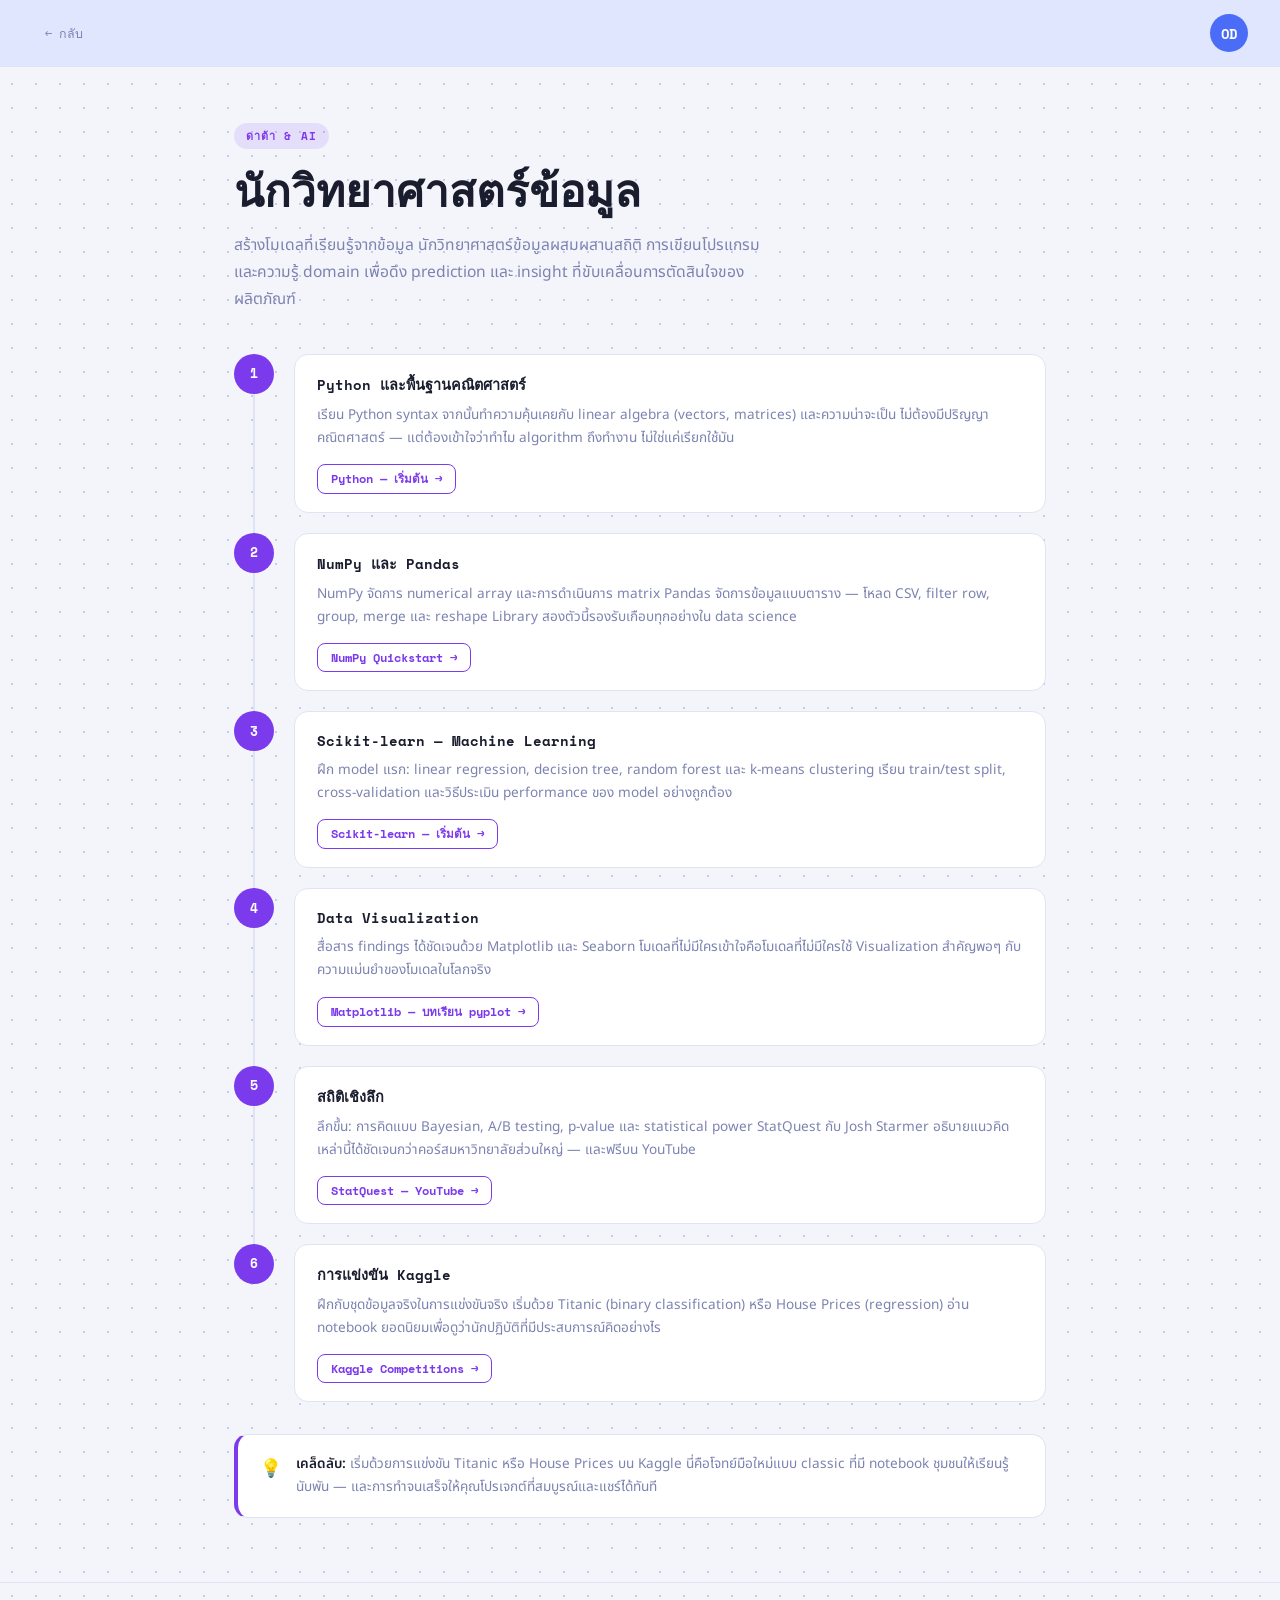
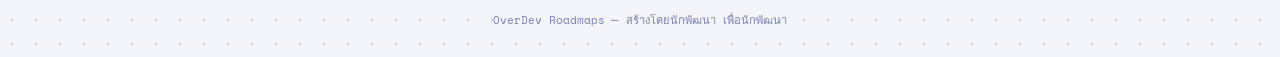
<file: data-science/index.html>
<!DOCTYPE html>
<html lang="th">
<head>
  <meta charset="UTF-8">
  <meta name="viewport" content="width=device-width, initial-scale=1.0">
  <title>แผนที่นักวิทยาศาสตร์ข้อมูล — OverDev</title>
  <link rel="preconnect" href="https://fonts.googleapis.com">
  <link rel="preconnect" href="https://fonts.gstatic.com" crossorigin>
  <link href="https://fonts.googleapis.com/css2?family=Noto+Sans+Thai:wght@400;500;600;700&family=Space+Mono:wght@400;700&display=swap" rel="stylesheet">
  <link rel="stylesheet" href="../styles.css">
  <style>:root { --page-color: #7c3aed; }</style>
</head>
<body>

  <header class="site-header">
    <a href="../index.html" class="back-btn">← กลับ</a>
    <a href="../index.html" class="brand">OD</a>
  </header>

  <main>
    <div class="container">

      <section class="roadmap-hero">
        <span class="tag tag--data">ดาต้า &amp; AI</span>
        <h1>นักวิทยาศาสตร์ข้อมูล</h1>
        <p>สร้างโมเดลที่เรียนรู้จากข้อมูล นักวิทยาศาสตร์ข้อมูลผสมผสานสถิติ การเขียนโปรแกรม และความรู้ domain เพื่อดึง prediction และ insight ที่ขับเคลื่อนการตัดสินใจของผลิตภัณฑ์</p>
      </section>

      <section class="steps">

        <div class="step">
          <div class="step-num">1</div>
          <div class="step-body">
            <h2>Python และพื้นฐานคณิตศาสตร์</h2>
            <p>เรียน Python syntax จากนั้นทำความคุ้นเคยกับ linear algebra (vectors, matrices) และความน่าจะเป็น ไม่ต้องมีปริญญาคณิตศาสตร์ — แต่ต้องเข้าใจว่าทำไม algorithm ถึงทำงาน ไม่ใช่แค่เรียกใช้มัน</p>
            <a href="https://www.python.org/about/gettingstarted/" class="step-link" target="_blank" rel="noopener">Python — เริ่มต้น →</a>
          </div>
        </div>

        <div class="step">
          <div class="step-num">2</div>
          <div class="step-body">
            <h2>NumPy และ Pandas</h2>
            <p>NumPy จัดการ numerical array และการดำเนินการ matrix Pandas จัดการข้อมูลแบบตาราง — โหลด CSV, filter row, group, merge และ reshape Library สองตัวนี้รองรับเกือบทุกอย่างใน data science</p>
            <a href="https://numpy.org/doc/stable/user/quickstart.html" class="step-link" target="_blank" rel="noopener">NumPy Quickstart →</a>
          </div>
        </div>

        <div class="step">
          <div class="step-num">3</div>
          <div class="step-body">
            <h2>Scikit-learn — Machine Learning</h2>
            <p>ฝึก model แรก: linear regression, decision tree, random forest และ k-means clustering เรียน train/test split, cross-validation และวิธีประเมิน performance ของ model อย่างถูกต้อง</p>
            <a href="https://scikit-learn.org/stable/getting_started.html" class="step-link" target="_blank" rel="noopener">Scikit-learn — เริ่มต้น →</a>
          </div>
        </div>

        <div class="step">
          <div class="step-num">4</div>
          <div class="step-body">
            <h2>Data Visualization</h2>
            <p>สื่อสาร findings ได้ชัดเจนด้วย Matplotlib และ Seaborn โมเดลที่ไม่มีใครเข้าใจคือโมเดลที่ไม่มีใครใช้ Visualization สำคัญพอๆ กับความแม่นยำของโมเดลในโลกจริง</p>
            <a href="https://matplotlib.org/stable/tutorials/pyplot.html" class="step-link" target="_blank" rel="noopener">Matplotlib — บทเรียน pyplot →</a>
          </div>
        </div>

        <div class="step">
          <div class="step-num">5</div>
          <div class="step-body">
            <h2>สถิติเชิงลึก</h2>
            <p>ลึกขึ้น: การคิดแบบ Bayesian, A/B testing, p-value และ statistical power StatQuest กับ Josh Starmer อธิบายแนวคิดเหล่านี้ได้ชัดเจนกว่าคอร์สมหาวิทยาลัยส่วนใหญ่ — และฟรีบน YouTube</p>
            <a href="https://www.youtube.com/@statquest" class="step-link" target="_blank" rel="noopener">StatQuest — YouTube →</a>
          </div>
        </div>

        <div class="step">
          <div class="step-num">6</div>
          <div class="step-body">
            <h2>การแข่งขัน Kaggle</h2>
            <p>ฝึกกับชุดข้อมูลจริงในการแข่งขันจริง เริ่มด้วย Titanic (binary classification) หรือ House Prices (regression) อ่าน notebook ยอดนิยมเพื่อดูว่านักปฏิบัติที่มีประสบการณ์คิดอย่างไร</p>
            <a href="https://www.kaggle.com/competitions" class="step-link" target="_blank" rel="noopener">Kaggle Competitions →</a>
          </div>
        </div>

      </section>

      <div class="tip-box">
        <span class="tip-icon">💡</span>
        <p><strong>เคล็ดลับ:</strong> เริ่มด้วยการแข่งขัน Titanic หรือ House Prices บน Kaggle นี่คือโจทย์มือใหม่แบบ classic ที่มี notebook ชุมชนให้เรียนรู้นับพัน — และการทำจนเสร็จให้คุณโปรเจกต์ที่สมบูรณ์และแชร์ได้ทันที</p>
      </div>

    </div>
  </main>

  <footer class="site-footer">
    <div class="container">
      <p>OverDev Roadmaps — สร้างโดยนักพัฒนา เพื่อนักพัฒนา</p>
    </div>
  </footer>

</body>
</html>
</file>
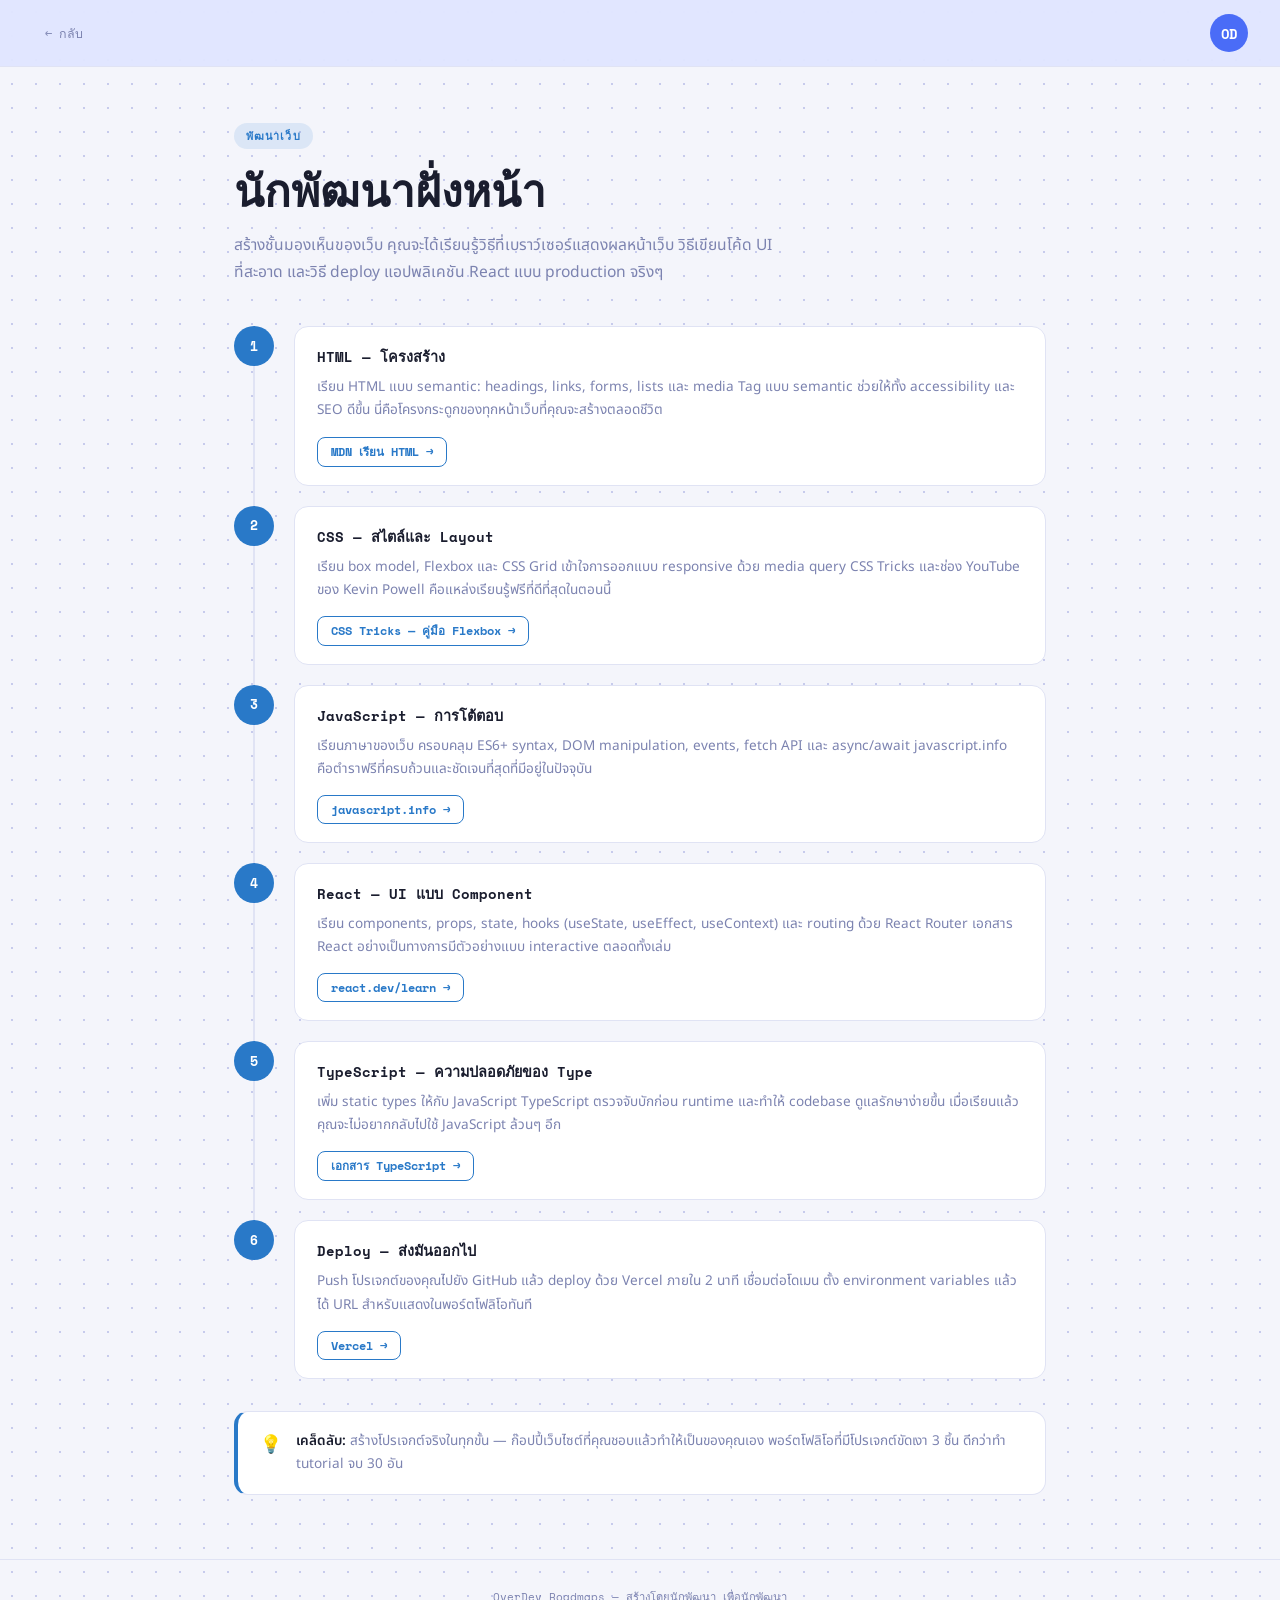
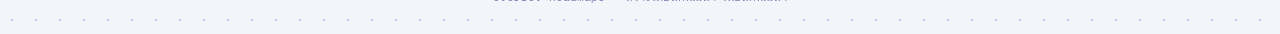
<file: frontend/index.html>
<!DOCTYPE html>
<html lang="th">
<head>
  <meta charset="UTF-8">
  <meta name="viewport" content="width=device-width, initial-scale=1.0">
  <title>แผนที่นักพัฒนาฝั่งหน้า — OverDev</title>
  <link rel="preconnect" href="https://fonts.googleapis.com">
  <link rel="preconnect" href="https://fonts.gstatic.com" crossorigin>
  <link href="https://fonts.googleapis.com/css2?family=Noto+Sans+Thai:wght@400;500;600;700&family=Space+Mono:wght@400;700&display=swap" rel="stylesheet">
  <link rel="stylesheet" href="../styles.css">
  <style>:root { --page-color: #2979c8; }</style>
</head>
<body>

  <header class="site-header">
    <a href="../index.html" class="back-btn">← กลับ</a>
    <a href="../index.html" class="brand">OD</a>
  </header>

  <main>
    <div class="container">

      <section class="roadmap-hero">
        <span class="tag tag--web">พัฒนาเว็บ</span>
        <h1>นักพัฒนาฝั่งหน้า</h1>
        <p>สร้างชั้นมองเห็นของเว็บ คุณจะได้เรียนรู้วิธีที่เบราว์เซอร์แสดงผลหน้าเว็บ วิธีเขียนโค้ด UI ที่สะอาด และวิธี deploy แอปพลิเคชัน React แบบ production จริงๆ</p>
      </section>

      <section class="steps">

        <div class="step">
          <div class="step-num">1</div>
          <div class="step-body">
            <h2>HTML — โครงสร้าง</h2>
            <p>เรียน HTML แบบ semantic: headings, links, forms, lists และ media Tag แบบ semantic ช่วยให้ทั้ง accessibility และ SEO ดีขึ้น นี่คือโครงกระดูกของทุกหน้าเว็บที่คุณจะสร้างตลอดชีวิต</p>
            <a href="https://developer.mozilla.org/en-US/docs/Learn/HTML" class="step-link" target="_blank" rel="noopener">MDN เรียน HTML →</a>
          </div>
        </div>

        <div class="step">
          <div class="step-num">2</div>
          <div class="step-body">
            <h2>CSS — สไตล์และ Layout</h2>
            <p>เรียน box model, Flexbox และ CSS Grid เข้าใจการออกแบบ responsive ด้วย media query CSS Tricks และช่อง YouTube ของ Kevin Powell คือแหล่งเรียนรู้ฟรีที่ดีที่สุดในตอนนี้</p>
            <a href="https://css-tricks.com/snippets/css/a-guide-to-flexbox/" class="step-link" target="_blank" rel="noopener">CSS Tricks — คู่มือ Flexbox →</a>
          </div>
        </div>

        <div class="step">
          <div class="step-num">3</div>
          <div class="step-body">
            <h2>JavaScript — การโต้ตอบ</h2>
            <p>เรียนภาษาของเว็บ ครอบคลุม ES6+ syntax, DOM manipulation, events, fetch API และ async/await javascript.info คือตำราฟรีที่ครบถ้วนและชัดเจนที่สุดที่มีอยู่ในปัจจุบัน</p>
            <a href="https://javascript.info" class="step-link" target="_blank" rel="noopener">javascript.info →</a>
          </div>
        </div>

        <div class="step">
          <div class="step-num">4</div>
          <div class="step-body">
            <h2>React — UI แบบ Component</h2>
            <p>เรียน components, props, state, hooks (useState, useEffect, useContext) และ routing ด้วย React Router เอกสาร React อย่างเป็นทางการมีตัวอย่างแบบ interactive ตลอดทั้งเล่ม</p>
            <a href="https://react.dev/learn" class="step-link" target="_blank" rel="noopener">react.dev/learn →</a>
          </div>
        </div>

        <div class="step">
          <div class="step-num">5</div>
          <div class="step-body">
            <h2>TypeScript — ความปลอดภัยของ Type</h2>
            <p>เพิ่ม static types ให้กับ JavaScript TypeScript ตรวจจับบักก่อน runtime และทำให้ codebase ดูแลรักษาง่ายขึ้น เมื่อเรียนแล้วคุณจะไม่อยากกลับไปใช้ JavaScript ล้วนๆ อีก</p>
            <a href="https://www.typescriptlang.org/docs/" class="step-link" target="_blank" rel="noopener">เอกสาร TypeScript →</a>
          </div>
        </div>

        <div class="step">
          <div class="step-num">6</div>
          <div class="step-body">
            <h2>Deploy — ส่งมันออกไป</h2>
            <p>Push โปรเจกต์ของคุณไปยัง GitHub แล้ว deploy ด้วย Vercel ภายใน 2 นาที เชื่อมต่อโดเมน ตั้ง environment variables แล้วได้ URL สำหรับแสดงในพอร์ตโฟลิโอทันที</p>
            <a href="https://vercel.com" class="step-link" target="_blank" rel="noopener">Vercel →</a>
          </div>
        </div>

      </section>

      <div class="tip-box">
        <span class="tip-icon">💡</span>
        <p><strong>เคล็ดลับ:</strong> สร้างโปรเจกต์จริงในทุกขั้น — ก๊อปปี้เว็บไซต์ที่คุณชอบแล้วทำให้เป็นของคุณเอง พอร์ตโฟลิโอที่มีโปรเจกต์ขัดเงา 3 ชิ้น ดีกว่าทำ tutorial จบ 30 อัน</p>
      </div>

    </div>
  </main>

  <footer class="site-footer">
    <div class="container">
      <p>OverDev Roadmaps — สร้างโดยนักพัฒนา เพื่อนักพัฒนา</p>
    </div>
  </footer>

</body>
</html>
</file>
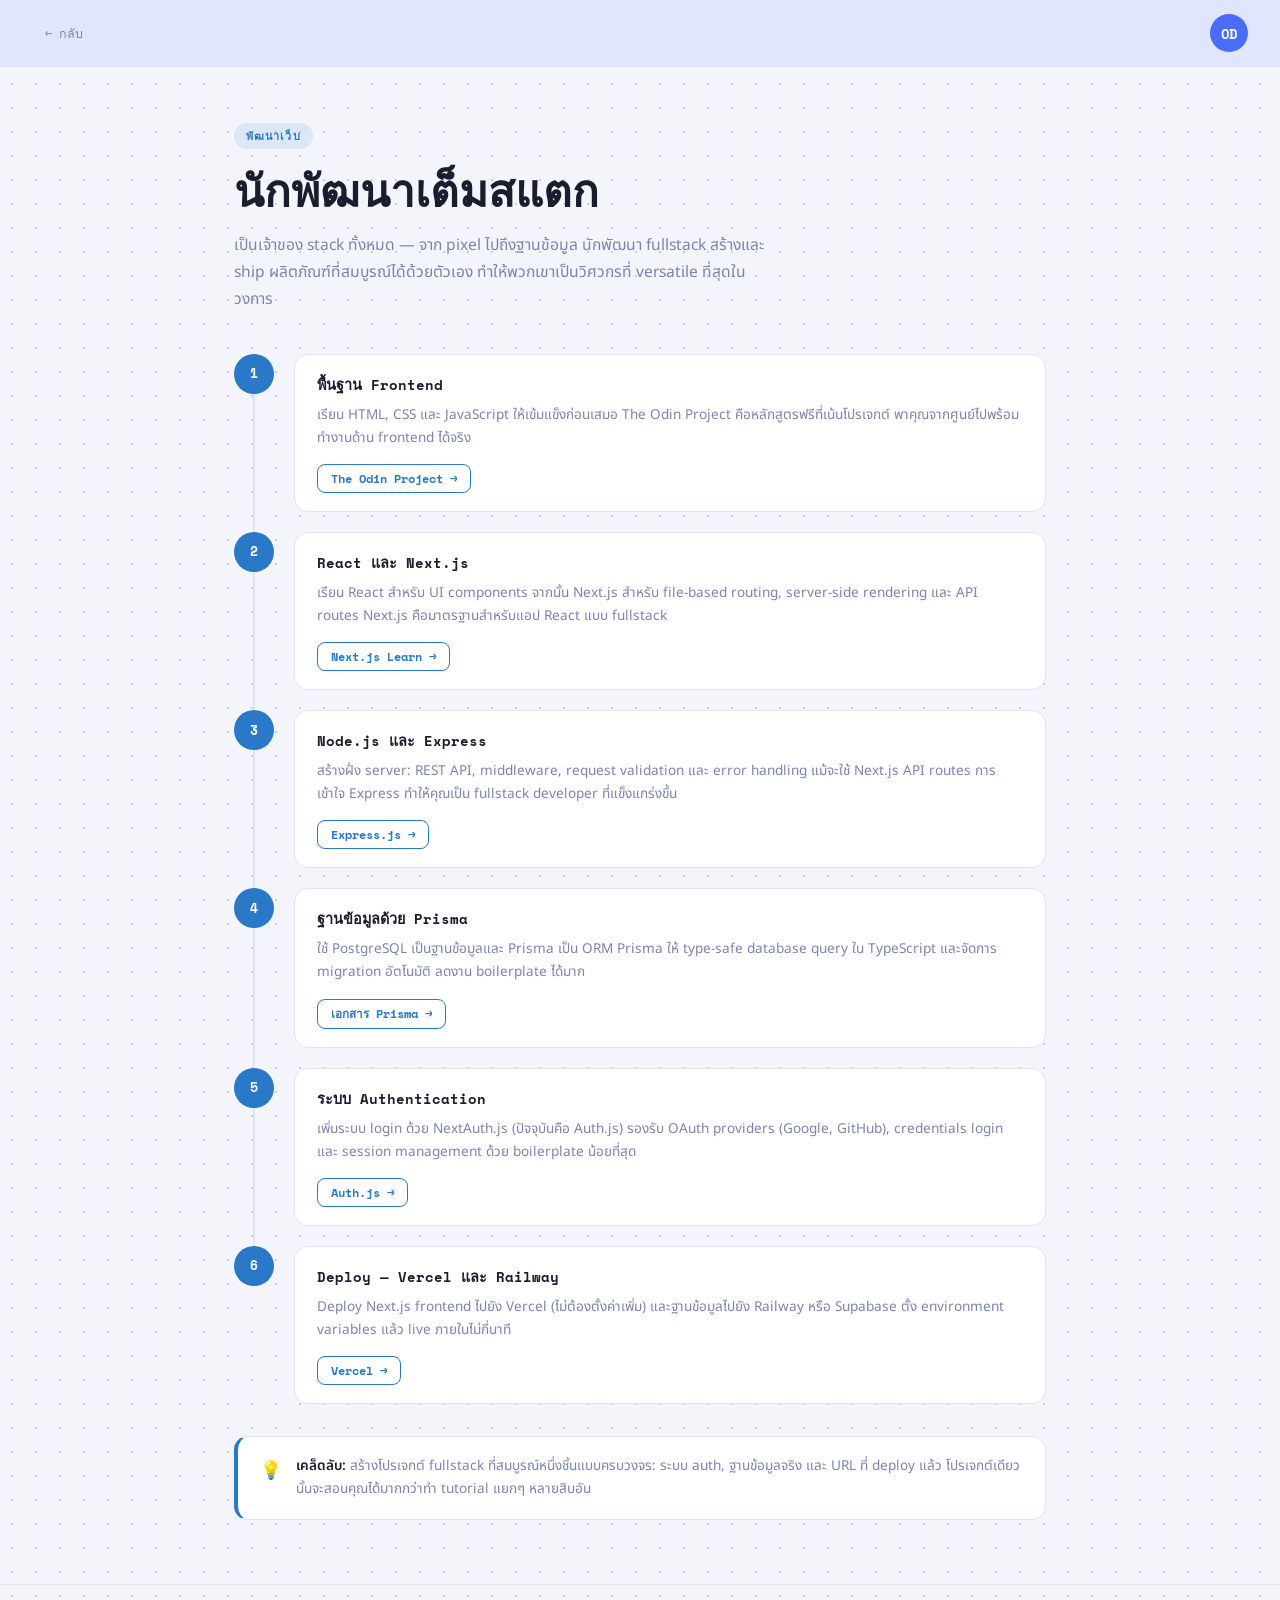
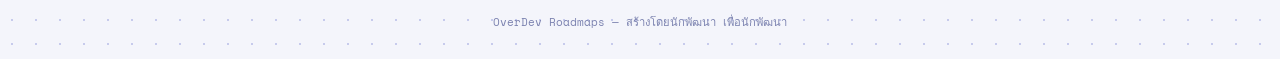
<file: fullstack/index.html>
<!DOCTYPE html>
<html lang="th">
<head>
  <meta charset="UTF-8">
  <meta name="viewport" content="width=device-width, initial-scale=1.0">
  <title>แผนที่นักพัฒนาเต็มสแตก — OverDev</title>
  <link rel="preconnect" href="https://fonts.googleapis.com">
  <link rel="preconnect" href="https://fonts.gstatic.com" crossorigin>
  <link href="https://fonts.googleapis.com/css2?family=Noto+Sans+Thai:wght@400;500;600;700&family=Space+Mono:wght@400;700&display=swap" rel="stylesheet">
  <link rel="stylesheet" href="../styles.css">
  <style>:root { --page-color: #2979c8; }</style>
</head>
<body>

  <header class="site-header">
    <a href="../index.html" class="back-btn">← กลับ</a>
    <a href="../index.html" class="brand">OD</a>
  </header>

  <main>
    <div class="container">

      <section class="roadmap-hero">
        <span class="tag tag--web">พัฒนาเว็บ</span>
        <h1>นักพัฒนาเต็มสแตก</h1>
        <p>เป็นเจ้าของ stack ทั้งหมด — จาก pixel ไปถึงฐานข้อมูล นักพัฒนา fullstack สร้างและ ship ผลิตภัณฑ์ที่สมบูรณ์ได้ด้วยตัวเอง ทำให้พวกเขาเป็นวิศวกรที่ versatile ที่สุดในวงการ</p>
      </section>

      <section class="steps">

        <div class="step">
          <div class="step-num">1</div>
          <div class="step-body">
            <h2>พื้นฐาน Frontend</h2>
            <p>เรียน HTML, CSS และ JavaScript ให้เข้มแข็งก่อนเสมอ The Odin Project คือหลักสูตรฟรีที่เน้นโปรเจกต์ พาคุณจากศูนย์ไปพร้อมทำงานด้าน frontend ได้จริง</p>
            <a href="https://www.theodinproject.com" class="step-link" target="_blank" rel="noopener">The Odin Project →</a>
          </div>
        </div>

        <div class="step">
          <div class="step-num">2</div>
          <div class="step-body">
            <h2>React และ Next.js</h2>
            <p>เรียน React สำหรับ UI components จากนั้น Next.js สำหรับ file-based routing, server-side rendering และ API routes Next.js คือมาตรฐานสำหรับแอป React แบบ fullstack</p>
            <a href="https://nextjs.org/learn" class="step-link" target="_blank" rel="noopener">Next.js Learn →</a>
          </div>
        </div>

        <div class="step">
          <div class="step-num">3</div>
          <div class="step-body">
            <h2>Node.js และ Express</h2>
            <p>สร้างฝั่ง server: REST API, middleware, request validation และ error handling แม้จะใช้ Next.js API routes การเข้าใจ Express ทำให้คุณเป็น fullstack developer ที่แข็งแกร่งขึ้น</p>
            <a href="https://expressjs.com" class="step-link" target="_blank" rel="noopener">Express.js →</a>
          </div>
        </div>

        <div class="step">
          <div class="step-num">4</div>
          <div class="step-body">
            <h2>ฐานข้อมูลด้วย Prisma</h2>
            <p>ใช้ PostgreSQL เป็นฐานข้อมูลและ Prisma เป็น ORM Prisma ให้ type-safe database query ใน TypeScript และจัดการ migration อัตโนมัติ ลดงาน boilerplate ได้มาก</p>
            <a href="https://www.prisma.io/docs/getting-started" class="step-link" target="_blank" rel="noopener">เอกสาร Prisma →</a>
          </div>
        </div>

        <div class="step">
          <div class="step-num">5</div>
          <div class="step-body">
            <h2>ระบบ Authentication</h2>
            <p>เพิ่มระบบ login ด้วย NextAuth.js (ปัจจุบันคือ Auth.js) รองรับ OAuth providers (Google, GitHub), credentials login และ session management ด้วย boilerplate น้อยที่สุด</p>
            <a href="https://authjs.dev" class="step-link" target="_blank" rel="noopener">Auth.js →</a>
          </div>
        </div>

        <div class="step">
          <div class="step-num">6</div>
          <div class="step-body">
            <h2>Deploy — Vercel และ Railway</h2>
            <p>Deploy Next.js frontend ไปยัง Vercel (ไม่ต้องตั้งค่าเพิ่ม) และฐานข้อมูลไปยัง Railway หรือ Supabase ตั้ง environment variables แล้ว live ภายในไม่กี่นาที</p>
            <a href="https://vercel.com" class="step-link" target="_blank" rel="noopener">Vercel →</a>
          </div>
        </div>

      </section>

      <div class="tip-box">
        <span class="tip-icon">💡</span>
        <p><strong>เคล็ดลับ:</strong> สร้างโปรเจกต์ fullstack ที่สมบูรณ์หนึ่งชิ้นแบบครบวงจร: ระบบ auth, ฐานข้อมูลจริง และ URL ที่ deploy แล้ว โปรเจกต์เดียวนั้นจะสอนคุณได้มากกว่าทำ tutorial แยกๆ หลายสิบอัน</p>
      </div>

    </div>
  </main>

  <footer class="site-footer">
    <div class="container">
      <p>OverDev Roadmaps — สร้างโดยนักพัฒนา เพื่อนักพัฒนา</p>
    </div>
  </footer>

</body>
</html>
</file>
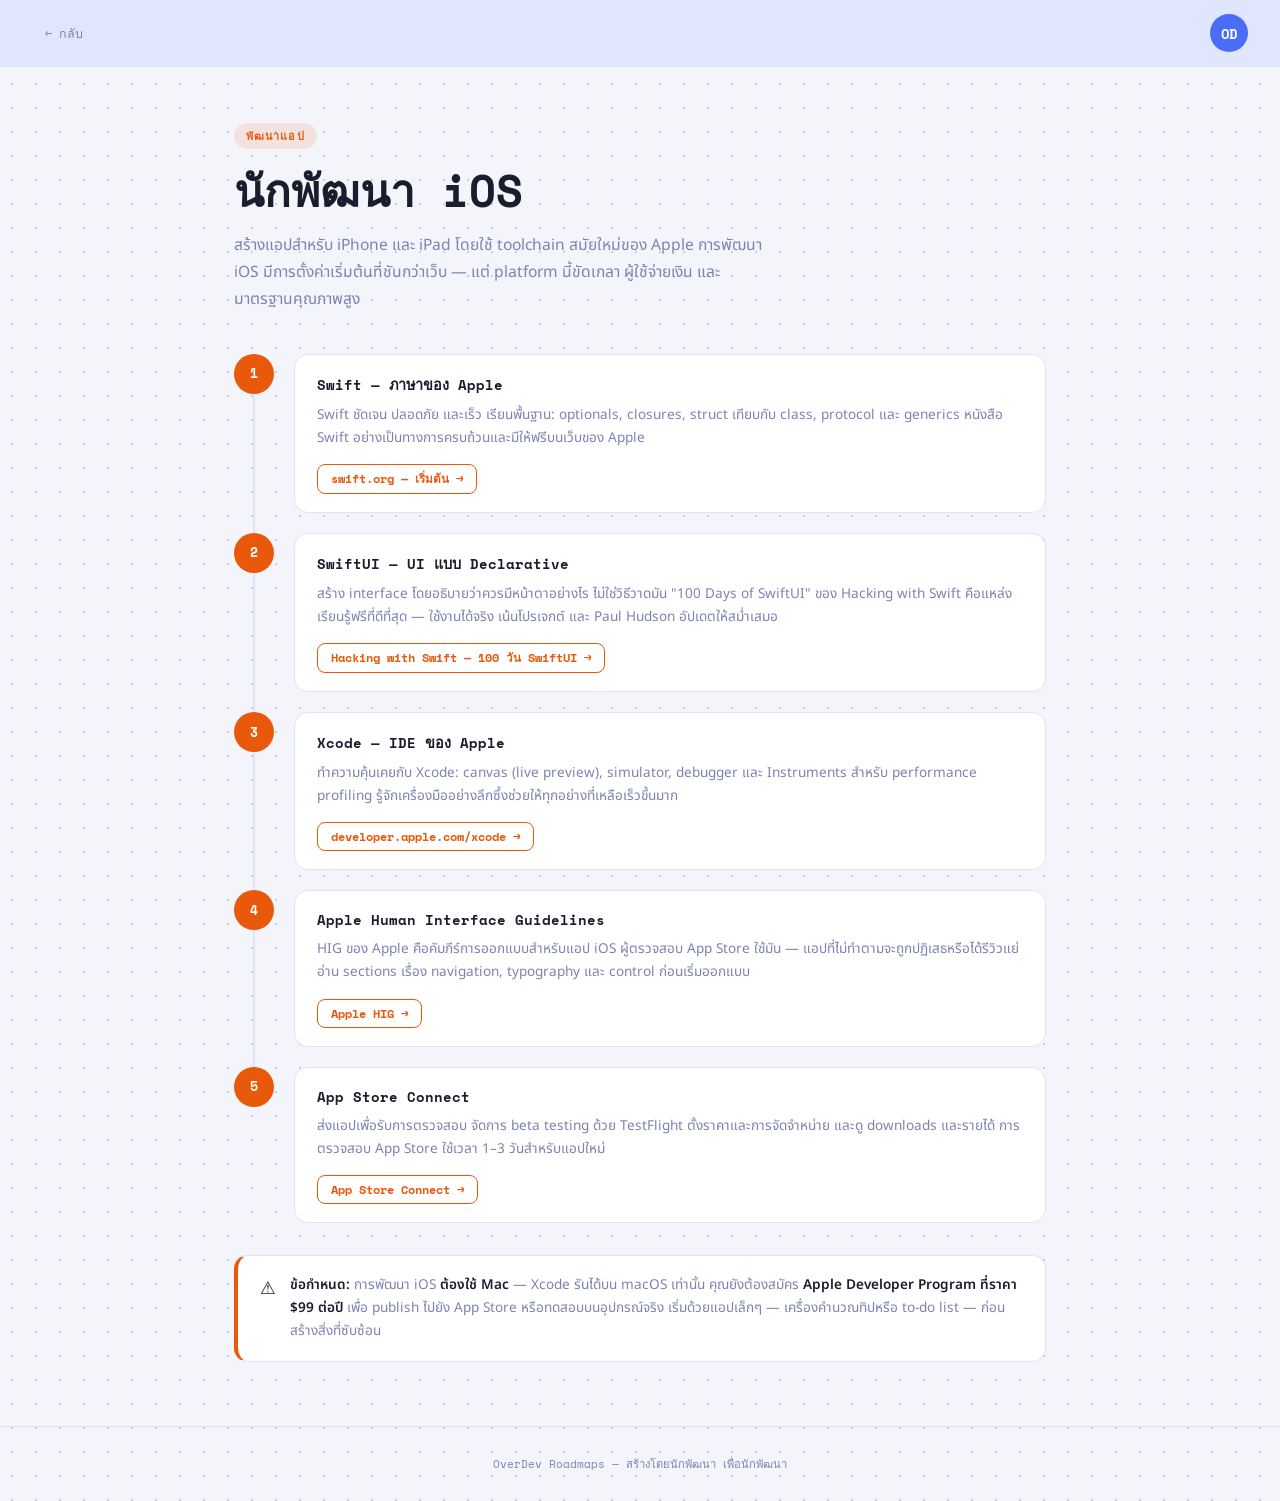
<file: ios/index.html>
<!DOCTYPE html>
<html lang="th">
<head>
  <meta charset="UTF-8">
  <meta name="viewport" content="width=device-width, initial-scale=1.0">
  <title>แผนที่นักพัฒนา iOS — OverDev</title>
  <link rel="preconnect" href="https://fonts.googleapis.com">
  <link rel="preconnect" href="https://fonts.gstatic.com" crossorigin>
  <link href="https://fonts.googleapis.com/css2?family=Noto+Sans+Thai:wght@400;500;600;700&family=Space+Mono:wght@400;700&display=swap" rel="stylesheet">
  <link rel="stylesheet" href="../styles.css">
  <style>:root { --page-color: #e8590c; }</style>
</head>
<body>

  <header class="site-header">
    <a href="../index.html" class="back-btn">← กลับ</a>
    <a href="../index.html" class="brand">OD</a>
  </header>

  <main>
    <div class="container">

      <section class="roadmap-hero">
        <span class="tag tag--app">พัฒนาแอป</span>
        <h1>นักพัฒนา iOS</h1>
        <p>สร้างแอปสำหรับ iPhone และ iPad โดยใช้ toolchain สมัยใหม่ของ Apple การพัฒนา iOS มีการตั้งค่าเริ่มต้นที่ชันกว่าเว็บ — แต่ platform นี้ขัดเกลา ผู้ใช้จ่ายเงิน และมาตรฐานคุณภาพสูง</p>
      </section>

      <section class="steps">

        <div class="step">
          <div class="step-num">1</div>
          <div class="step-body">
            <h2>Swift — ภาษาของ Apple</h2>
            <p>Swift ชัดเจน ปลอดภัย และเร็ว เรียนพื้นฐาน: optionals, closures, struct เทียบกับ class, protocol และ generics หนังสือ Swift อย่างเป็นทางการครบถ้วนและมีให้ฟรีบนเว็บของ Apple</p>
            <a href="https://www.swift.org/getting-started/" class="step-link" target="_blank" rel="noopener">swift.org — เริ่มต้น →</a>
          </div>
        </div>

        <div class="step">
          <div class="step-num">2</div>
          <div class="step-body">
            <h2>SwiftUI — UI แบบ Declarative</h2>
            <p>สร้าง interface โดยอธิบายว่าควรมีหน้าตาอย่างไร ไม่ใช่วิธีวาดมัน "100 Days of SwiftUI" ของ Hacking with Swift คือแหล่งเรียนรู้ฟรีที่ดีที่สุด — ใช้งานได้จริง เน้นโปรเจกต์ และ Paul Hudson อัปเดตให้สม่ำเสมอ</p>
            <a href="https://www.hackingwithswift.com/100swiftui" class="step-link" target="_blank" rel="noopener">Hacking with Swift — 100 วัน SwiftUI →</a>
          </div>
        </div>

        <div class="step">
          <div class="step-num">3</div>
          <div class="step-body">
            <h2>Xcode — IDE ของ Apple</h2>
            <p>ทำความคุ้นเคยกับ Xcode: canvas (live preview), simulator, debugger และ Instruments สำหรับ performance profiling รู้จักเครื่องมืออย่างลึกซึ้งช่วยให้ทุกอย่างที่เหลือเร็วขึ้นมาก</p>
            <a href="https://developer.apple.com/xcode/" class="step-link" target="_blank" rel="noopener">developer.apple.com/xcode →</a>
          </div>
        </div>

        <div class="step">
          <div class="step-num">4</div>
          <div class="step-body">
            <h2>Apple Human Interface Guidelines</h2>
            <p>HIG ของ Apple คือคัมภีร์การออกแบบสำหรับแอป iOS ผู้ตรวจสอบ App Store ใช้มัน — แอปที่ไม่ทำตามจะถูกปฏิเสธหรือได้รีวิวแย่ อ่าน sections เรื่อง navigation, typography และ control ก่อนเริ่มออกแบบ</p>
            <a href="https://developer.apple.com/design/human-interface-guidelines/" class="step-link" target="_blank" rel="noopener">Apple HIG →</a>
          </div>
        </div>

        <div class="step">
          <div class="step-num">5</div>
          <div class="step-body">
            <h2>App Store Connect</h2>
            <p>ส่งแอปเพื่อรับการตรวจสอบ จัดการ beta testing ด้วย TestFlight ตั้งราคาและการจัดจำหน่าย และดู downloads และรายได้ การตรวจสอบ App Store ใช้เวลา 1–3 วันสำหรับแอปใหม่</p>
            <a href="https://developer.apple.com/app-store-connect/" class="step-link" target="_blank" rel="noopener">App Store Connect →</a>
          </div>
        </div>

      </section>

      <div class="tip-box">
        <span class="tip-icon">⚠️</span>
        <p><strong>ข้อกำหนด:</strong> การพัฒนา iOS <strong>ต้องใช้ Mac</strong> — Xcode รันได้บน macOS เท่านั้น คุณยังต้องสมัคร <strong>Apple Developer Program ที่ราคา $99 ต่อปี</strong> เพื่อ publish ไปยัง App Store หรือทดสอบบนอุปกรณ์จริง เริ่มด้วยแอปเล็กๆ — เครื่องคำนวณทิปหรือ to-do list — ก่อนสร้างสิ่งที่ซับซ้อน</p>
      </div>

    </div>
  </main>

  <footer class="site-footer">
    <div class="container">
      <p>OverDev Roadmaps — สร้างโดยนักพัฒนา เพื่อนักพัฒนา</p>
    </div>
  </footer>

</body>
</html>
</file>
<file: styles.css>
/* OverDev Roadmaps — Shared Stylesheet */

:root {
  --bg: #f4f5fb;
  --surface: #ffffff;
  --border: #e0e3f4;
  --text: #1a1d2e;
  --muted: #7c83b0;
  --accent: #4a6cf7;
  --web: #2979c8;
  --app: #e8590c;
  --data: #7c3aed;
  --radius: 14px;
  --radius-sm: 8px;
  --max-w: 860px;
}

*, *::before, *::after { box-sizing: border-box; margin: 0; padding: 0; }

html { scroll-behavior: smooth; }

body {
  font-family: 'Noto Sans Thai', 'Segoe UI', system-ui, sans-serif;
  background-color: var(--bg);
  background-image: radial-gradient(circle, #c7cbec 1px, transparent 1px);
  background-size: 24px 24px;
  color: var(--text);
  min-height: 100vh;
}

/* ── Header ──────────────────────────────── */
.site-header {
  position: sticky;
  top: 0;
  z-index: 100;
  display: flex;
  align-items: center;
  justify-content: space-between;
  padding: 0.875rem 2rem;
  background: rgba(223, 228, 255, 0.88);
  backdrop-filter: blur(16px);
  -webkit-backdrop-filter: blur(16px);
  border-bottom: 1px solid var(--border);
}

.brand {
  font-family: 'Space Mono', monospace;
  font-size: 0.875rem;
  font-weight: 700;
  color: #fff;
  background: var(--accent);
  width: 38px;
  height: 38px;
  border-radius: 20px;
  border-color: blue;
  display: inline-flex;
  align-items: center;
  justify-content: center;
  text-decoration: none;
  letter-spacing: -0.5px;
  flex-shrink: 0;
}

.back-btn {
  font-family: 'Space Mono', monospace;
  font-size: 0.78rem;
  color: var(--muted);
  text-decoration: none;
  display: inline-flex;
  align-items: center;
  gap: 6px;
  padding: 6px 12px;
  border: 1px solid transparent;
  border-radius: var(--radius-sm);
  transition: all 0.18s;
}

.back-btn:hover {
  color: var(--text);
  border-color: var(--border);
  background: var(--surface);
}

.header-nav {
  display: flex;
  align-items: center;
  gap: 1.5rem;
}

.header-nav a {
  font-family: 'Space Mono', monospace;
  font-size: 0.75rem;
  color: var(--muted);
  text-decoration: none;
  transition: color 0.18s;
}

.header-nav a:hover { color: var(--text); }

/* ── Container ───────────────────────────── */
.container {
  max-width: var(--max-w);
  margin: 0 auto;
  padding: 0 1.5rem;
}

/* ── Tags ────────────────────────────────── */
.tag {
  display: inline-flex;
  align-items: center;
  font-family: 'Space Mono', monospace;
  font-size: 0.68rem;
  font-weight: 700;
  text-transform: uppercase;
  letter-spacing: 0.1em;
  padding: 4px 12px;
  border-radius: 999px;
}

.tag--web  { background: rgba(41, 121, 200, 0.12); color: var(--web); }
.tag--app  { background: rgba(232, 89, 12, 0.12);  color: var(--app); }
.tag--data { background: rgba(124, 58, 237, 0.12); color: var(--data); }

/* ── Home Hero ───────────────────────────── */
.home-hero {
  text-align: center;
  padding: 5rem 0 3.5rem;
}

.home-hero h1 {
  font-family: 'Space Mono', monospace;
  font-size: clamp(1.75rem, 5vw, 3.25rem);
  font-weight: 700;
  line-height: 1.15;
  color: var(--text);
  margin-bottom: 1rem;
}

.home-hero h1 em {
  font-style: normal;
  color: var(--accent);
}

.home-hero p {
  font-size: 1.05rem;
  color: var(--muted);
  max-width: 460px;
  margin: 0 auto;
  line-height: 1.75;
}

/* ── Category Sections ───────────────────── */
.category-section {
  padding: 2.5rem 0;
}

.category-section + .category-section {
  border-top: 1px solid var(--border);
}

.category-label {
  display: flex;
  align-items: center;
  gap: 0.75rem;
  margin-bottom: 1.25rem;
}

.category-dot {
  width: 10px;
  height: 10px;
  border-radius: 50%;
  flex-shrink: 0;
}

.category-title {
  font-family: 'Space Mono', monospace;
  font-size: 0.875rem;
  font-weight: 700;
  color: var(--text);
}

.category-sub {
  font-size: 0.82rem;
  color: var(--muted);
  margin-left: auto;
}

/* ── Cards Grid ──────────────────────────── */
.cards {
  display: grid;
  grid-template-columns: repeat(3, 1fr);
  gap: 1rem;
}

.card {
  --card-color: var(--accent);
  background: var(--surface);
  border: 1.5px solid var(--border);
  border-radius: var(--radius);
  padding: 1.25rem;
  text-decoration: none;
  color: var(--text);
  display: flex;
  flex-direction: column;
  position: relative;
  overflow: hidden;
  transition: transform 0.2s, box-shadow 0.2s, border-color 0.2s;
}

.card::before {
  content: '';
  position: absolute;
  top: 0; left: 0; right: 0;
  height: 3px;
  background: var(--card-color);
  transform: scaleX(0);
  transform-origin: left;
  transition: transform 0.25s ease;
}

.card:hover {
  transform: translateY(-3px);
  box-shadow: 0 8px 28px rgba(0, 0, 0, 0.08);
  border-color: var(--card-color);
}

.card:hover::before { transform: scaleX(1); }

.card--web  { --card-color: var(--web); }
.card--app  { --card-color: var(--app); }
.card--data { --card-color: var(--data); }

.card-icon {
  font-size: 1.5rem;
  line-height: 1;
  margin-bottom: 0.625rem;
}

.card-title {
  font-family: 'Space Mono', monospace;
  font-size: 0.875rem;
  font-weight: 700;
  color: var(--text);
  margin-bottom: 0.375rem;
}

.card-desc {
  font-size: 0.8rem;
  color: var(--muted);
  line-height: 1.65;
  flex: 1;
}

.card-footer {
  display: flex;
  align-items: center;
  justify-content: space-between;
  margin-top: 0.875rem;
}

.card-steps {
  font-family: 'Space Mono', monospace;
  font-size: 0.68rem;
  color: var(--muted);
}

.card-arrow {
  color: var(--muted);
  font-size: 0.875rem;
  transition: transform 0.2s, color 0.2s;
}

.card:hover .card-arrow {
  transform: translateX(4px);
  color: var(--card-color);
}

/* ── Roadmap Hero ────────────────────────── */
.roadmap-hero {
  padding: 3.5rem 0 2.5rem;
}

.roadmap-hero .tag { margin-bottom: 1rem; }

.roadmap-hero h1 {
  font-family: 'Space Mono', monospace;
  font-size: clamp(1.75rem, 4.5vw, 2.75rem);
  font-weight: 700;
  line-height: 1.2;
  color: var(--text);
  margin-bottom: 0.875rem;
}

.roadmap-hero p {
  font-size: 0.975rem;
  color: var(--muted);
  max-width: 540px;
  line-height: 1.75;
}

/* ── Steps Timeline ──────────────────────── */
.steps { padding-bottom: 0.5rem; }

.step {
  display: flex;
  align-items: flex-start;
  gap: 1.25rem;
  position: relative;
  margin-bottom: 1.25rem;
}

.step:not(:last-child)::after {
  content: '';
  position: absolute;
  left: 19px;
  top: 40px;
  bottom: -1.25rem;
  width: 2px;
  background: var(--border);
  z-index: 0;
}

.step-num {
  flex-shrink: 0;
  width: 40px;
  height: 40px;
  border-radius: 50%;
  background: var(--page-color, var(--accent));
  color: #fff;
  font-family: 'Space Mono', monospace;
  font-size: 0.8rem;
  font-weight: 700;
  display: flex;
  align-items: center;
  justify-content: center;
  position: relative;
  z-index: 1;
}

.step-body {
  flex: 1;
  background: var(--surface);
  border: 1.5px solid var(--border);
  border-radius: var(--radius);
  padding: 1.125rem 1.375rem;
  transition: border-color 0.2s;
}

.step-body:hover {
  border-color: var(--page-color, var(--accent));
}

.step-body h2 {
  font-family: 'Space Mono', monospace;
  font-size: 0.9rem;
  font-weight: 700;
  color: var(--text);
  margin-bottom: 0.5rem;
}

.step-body p {
  font-size: 0.85rem;
  color: var(--muted);
  line-height: 1.7;
  margin-bottom: 0.875rem;
}

.step-link {
  display: inline-flex;
  align-items: center;
  gap: 5px;
  font-family: 'Space Mono', monospace;
  font-size: 0.73rem;
  font-weight: 700;
  text-decoration: none;
  padding: 5px 13px;
  border-radius: var(--radius-sm);
  border: 1.5px solid var(--page-color, var(--accent));
  color: var(--page-color, var(--accent));
  transition: all 0.18s;
}

.step-link:hover {
  background: var(--page-color, var(--accent));
  color: #fff;
}

/* ── Tip Box ─────────────────────────────── */
.tip-box {
  background: var(--surface);
  border: 1.5px solid var(--border);
  border-left: 4px solid var(--page-color, var(--accent));
  border-radius: var(--radius);
  padding: 1.125rem 1.375rem;
  margin: 0.25rem 0 4rem;
  display: flex;
  gap: 0.875rem;
  align-items: flex-start;
}

.tip-icon {
  font-size: 1.1rem;
  flex-shrink: 0;
  margin-top: 0.1rem;
}

.tip-box p {
  font-size: 0.85rem;
  color: var(--muted);
  line-height: 1.7;
}

.tip-box strong { color: var(--text); font-weight: 600; }

/* ── Site Footer ─────────────────────────── */
.site-footer {
  border-top: 1px solid var(--border);
  padding: 1.75rem 0;
  text-align: center;
}

.site-footer p {
  font-family: 'Space Mono', monospace;
  font-size: 0.7rem;
  color: var(--muted);
}

/* ── Responsive ──────────────────────────── */
@media (max-width: 720px) {
  .cards { grid-template-columns: 1fr; }
}

@media (max-width: 600px) {
  .site-header { padding: 0.875rem 1.25rem; }
  .container { padding: 0 1rem; }
  .home-hero { padding: 3rem 0 2.5rem; }
  .roadmap-hero { padding: 2.5rem 0 2rem; }
}
</file>
